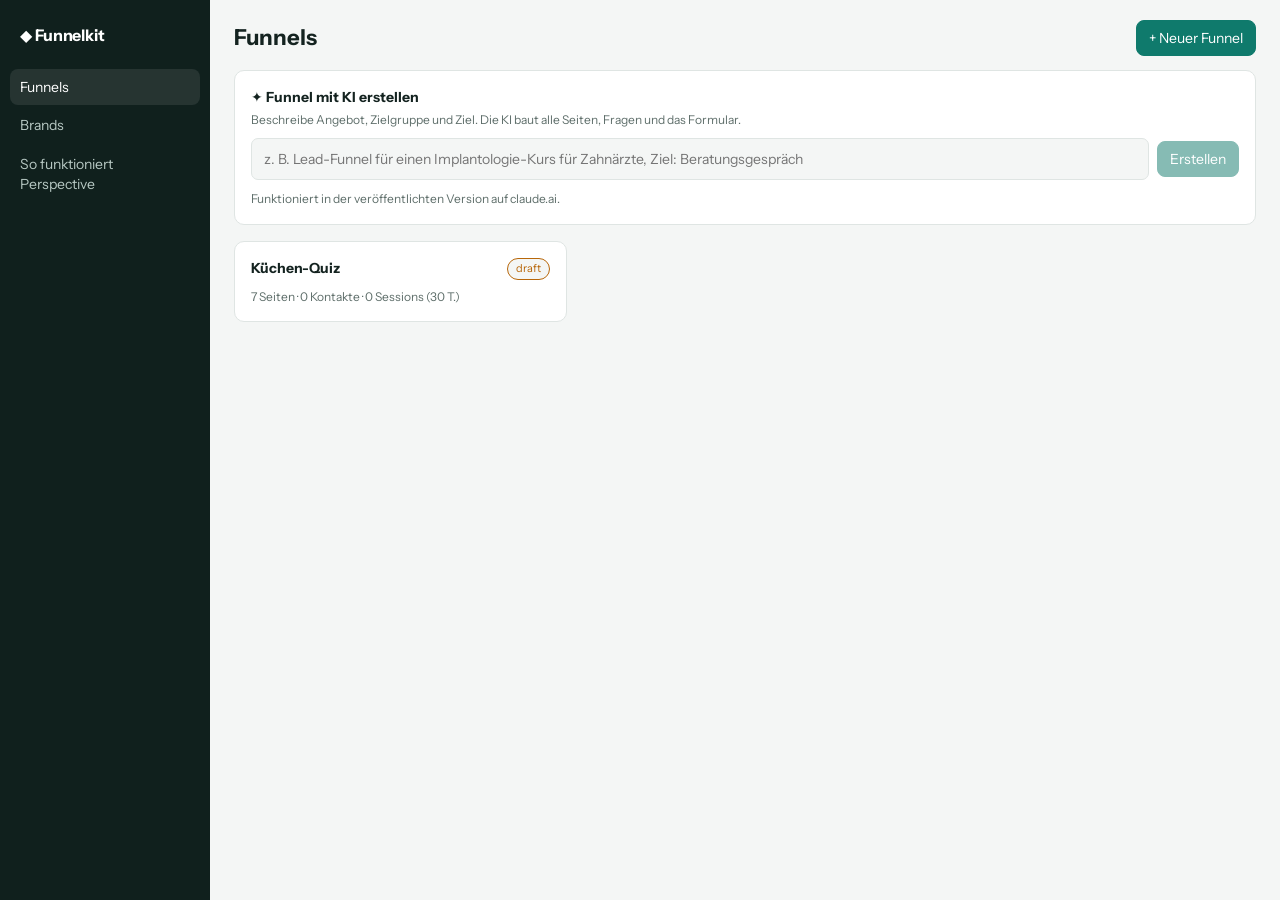
<file: app/index.html>
<!DOCTYPE html>
<html lang="de">
<head>
<meta charset="UTF-8">
<meta name="viewport" content="width=device-width, initial-scale=1">
<title>Funnelkit</title>
<link rel="preconnect" href="https://fonts.googleapis.com">
<link rel="stylesheet" href="https://fonts.googleapis.com/css2?family=Instrument+Sans:wght@400;500;600;700&family=JetBrains+Mono:wght@400;500&display=swap">
<link rel="stylesheet" href="styles.css">
</head>
<body>
<div id="app"></div>
<div id="toast" role="status" hidden></div>
<div id="modal" hidden></div>
<script src="runtime.js"></script>
<script src="editor.js"></script>
<script src="app.js"></script>
</body>
</html>
</file>
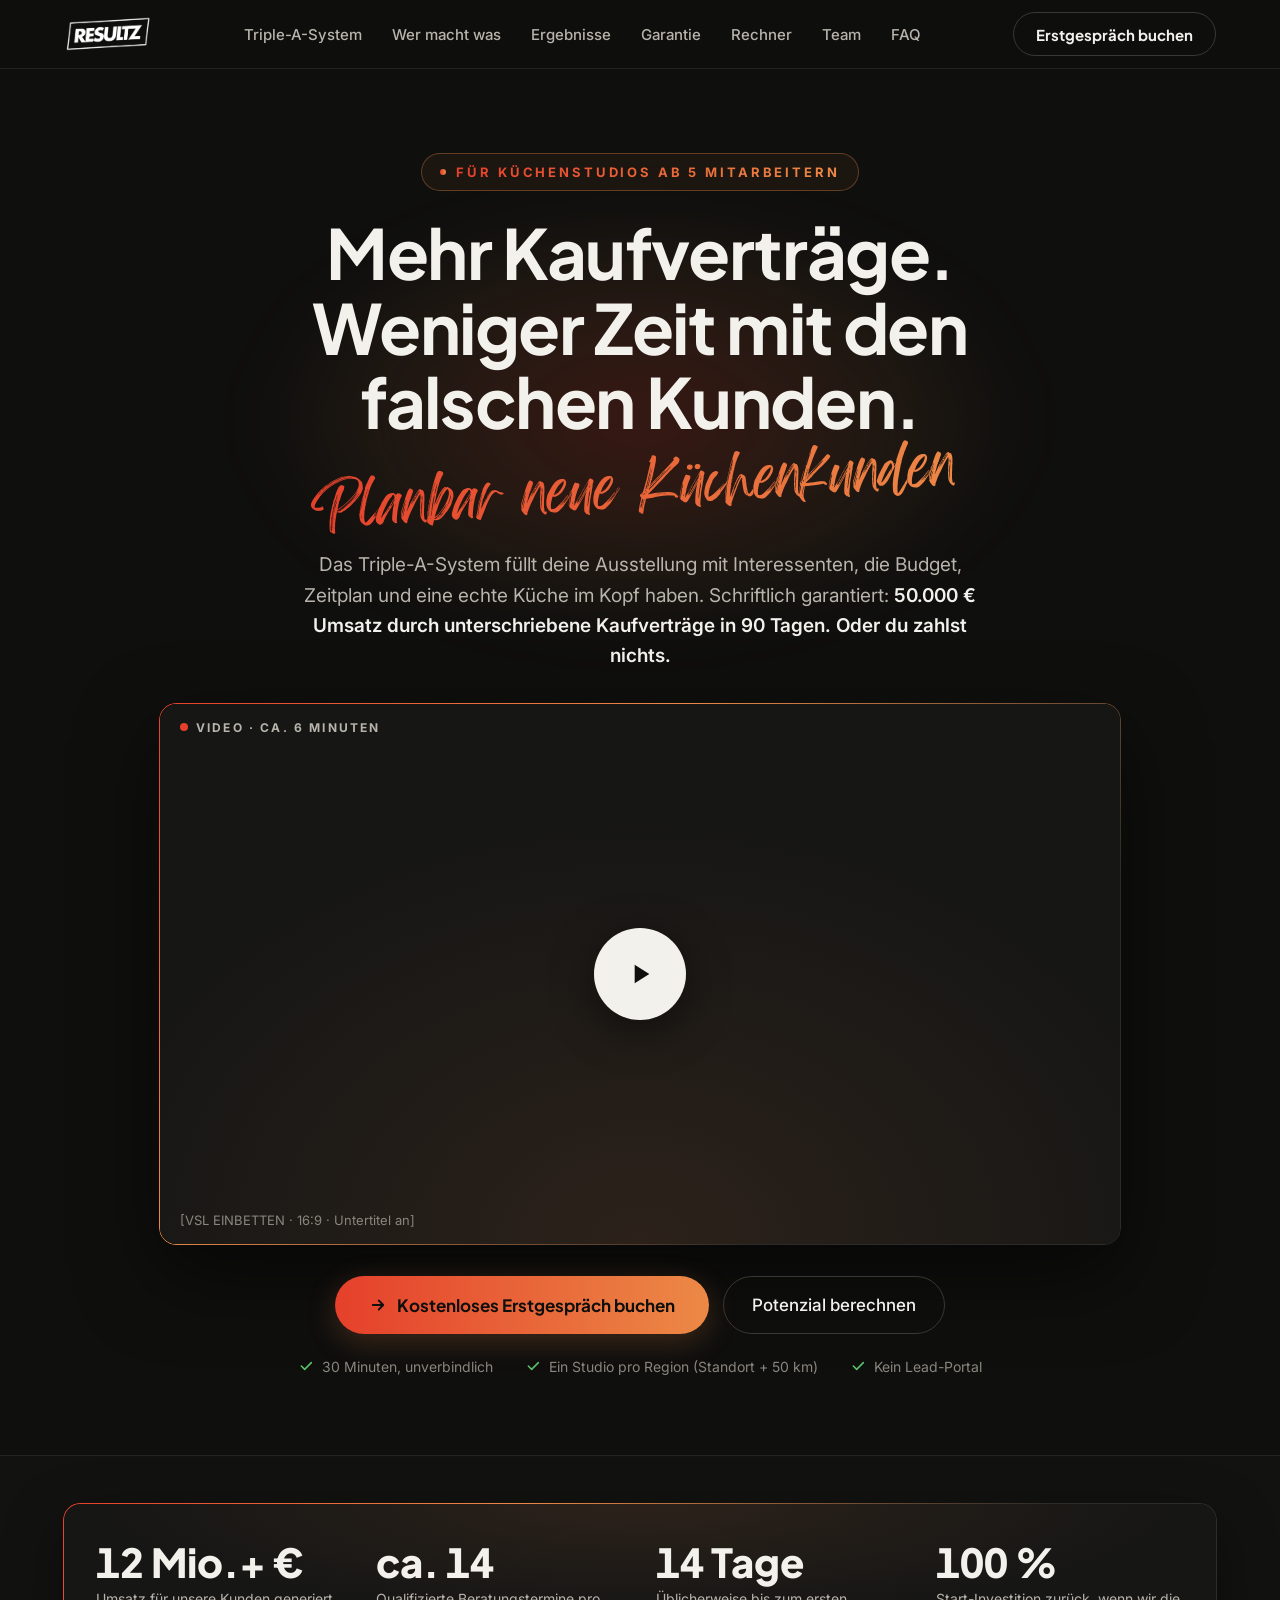
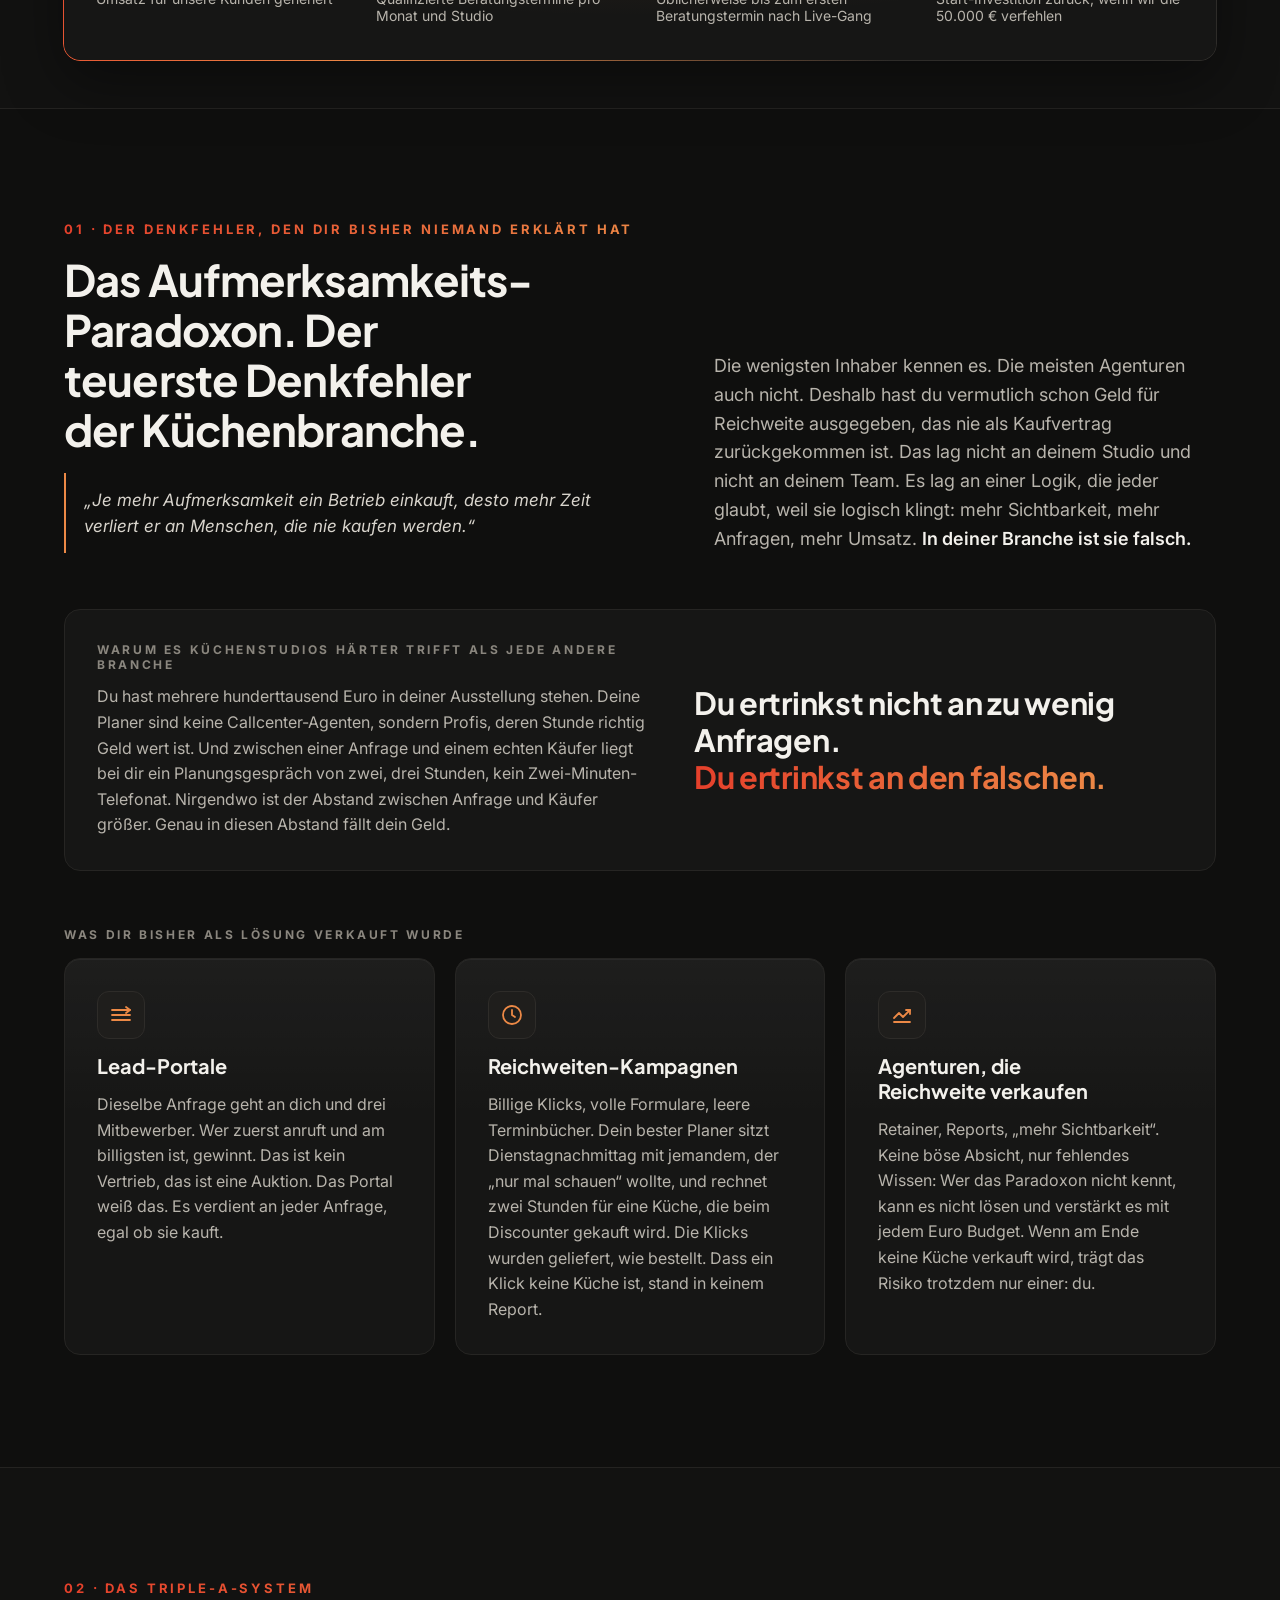
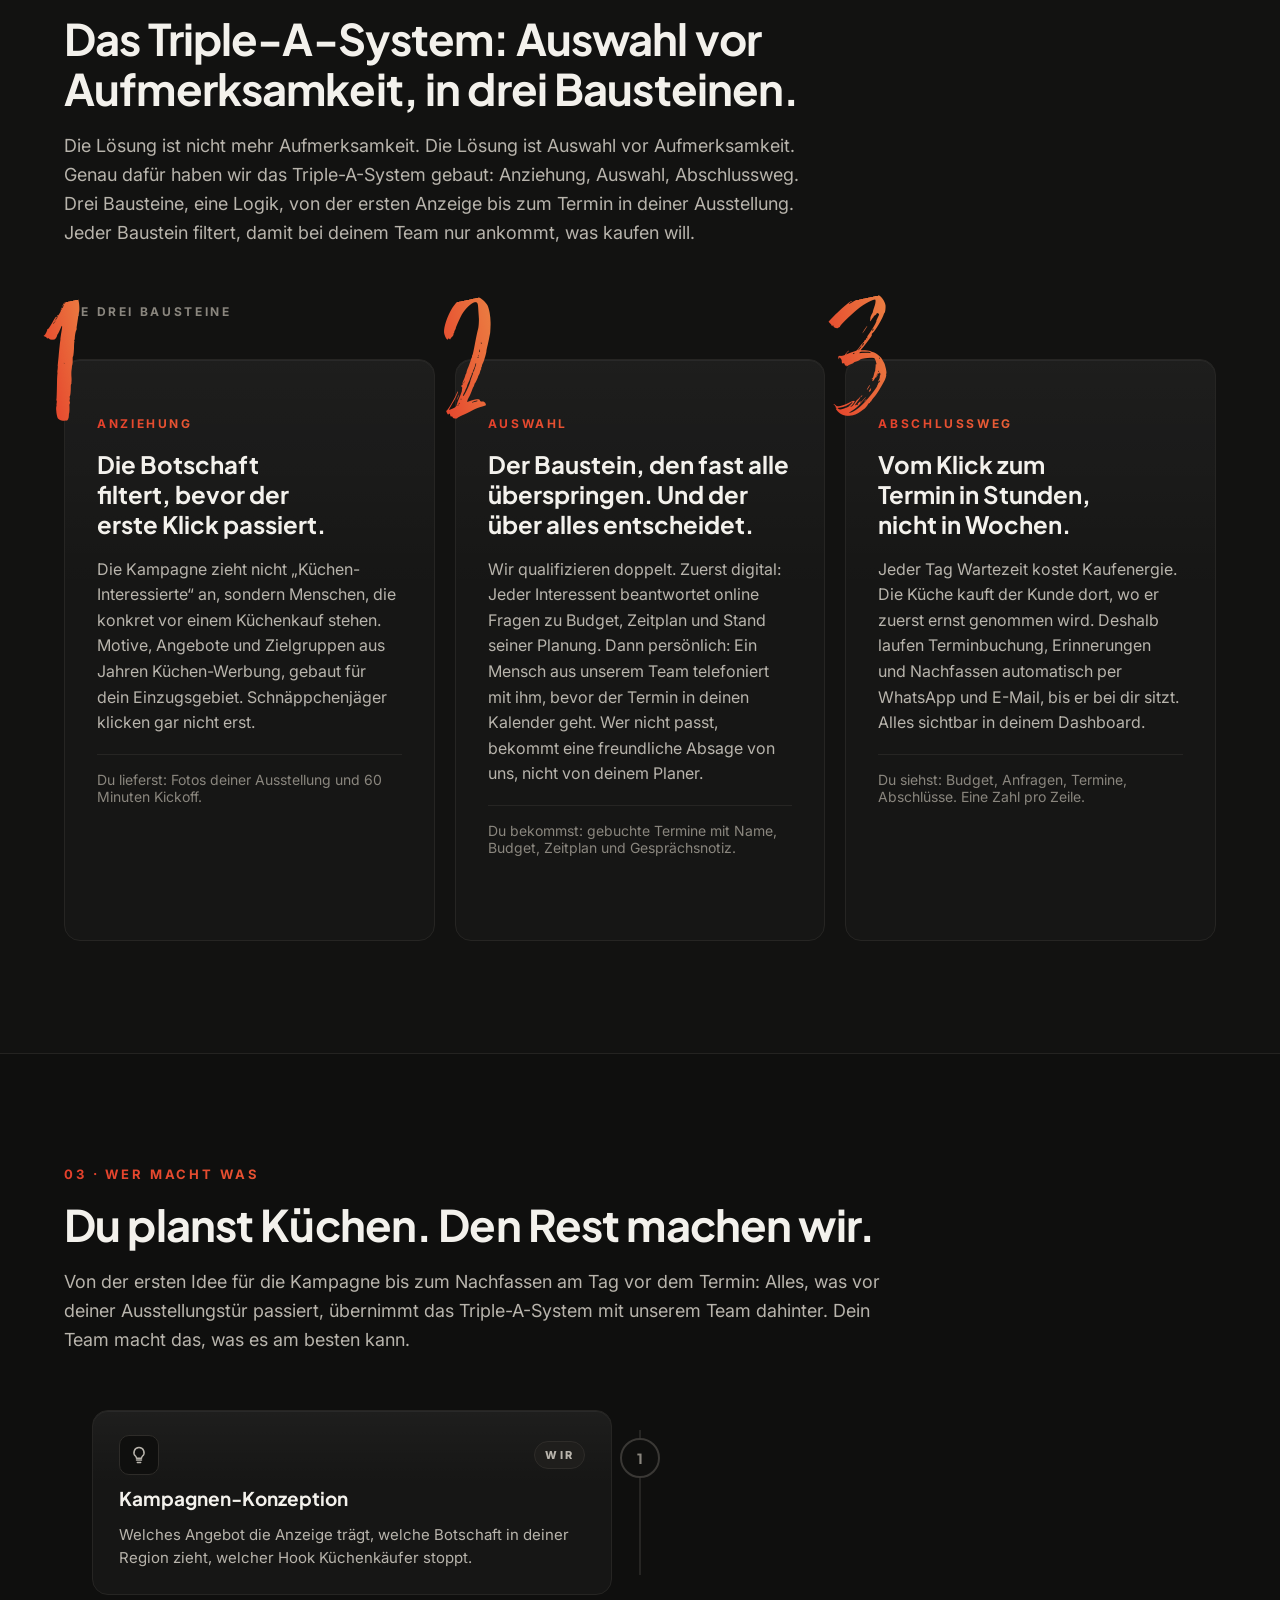
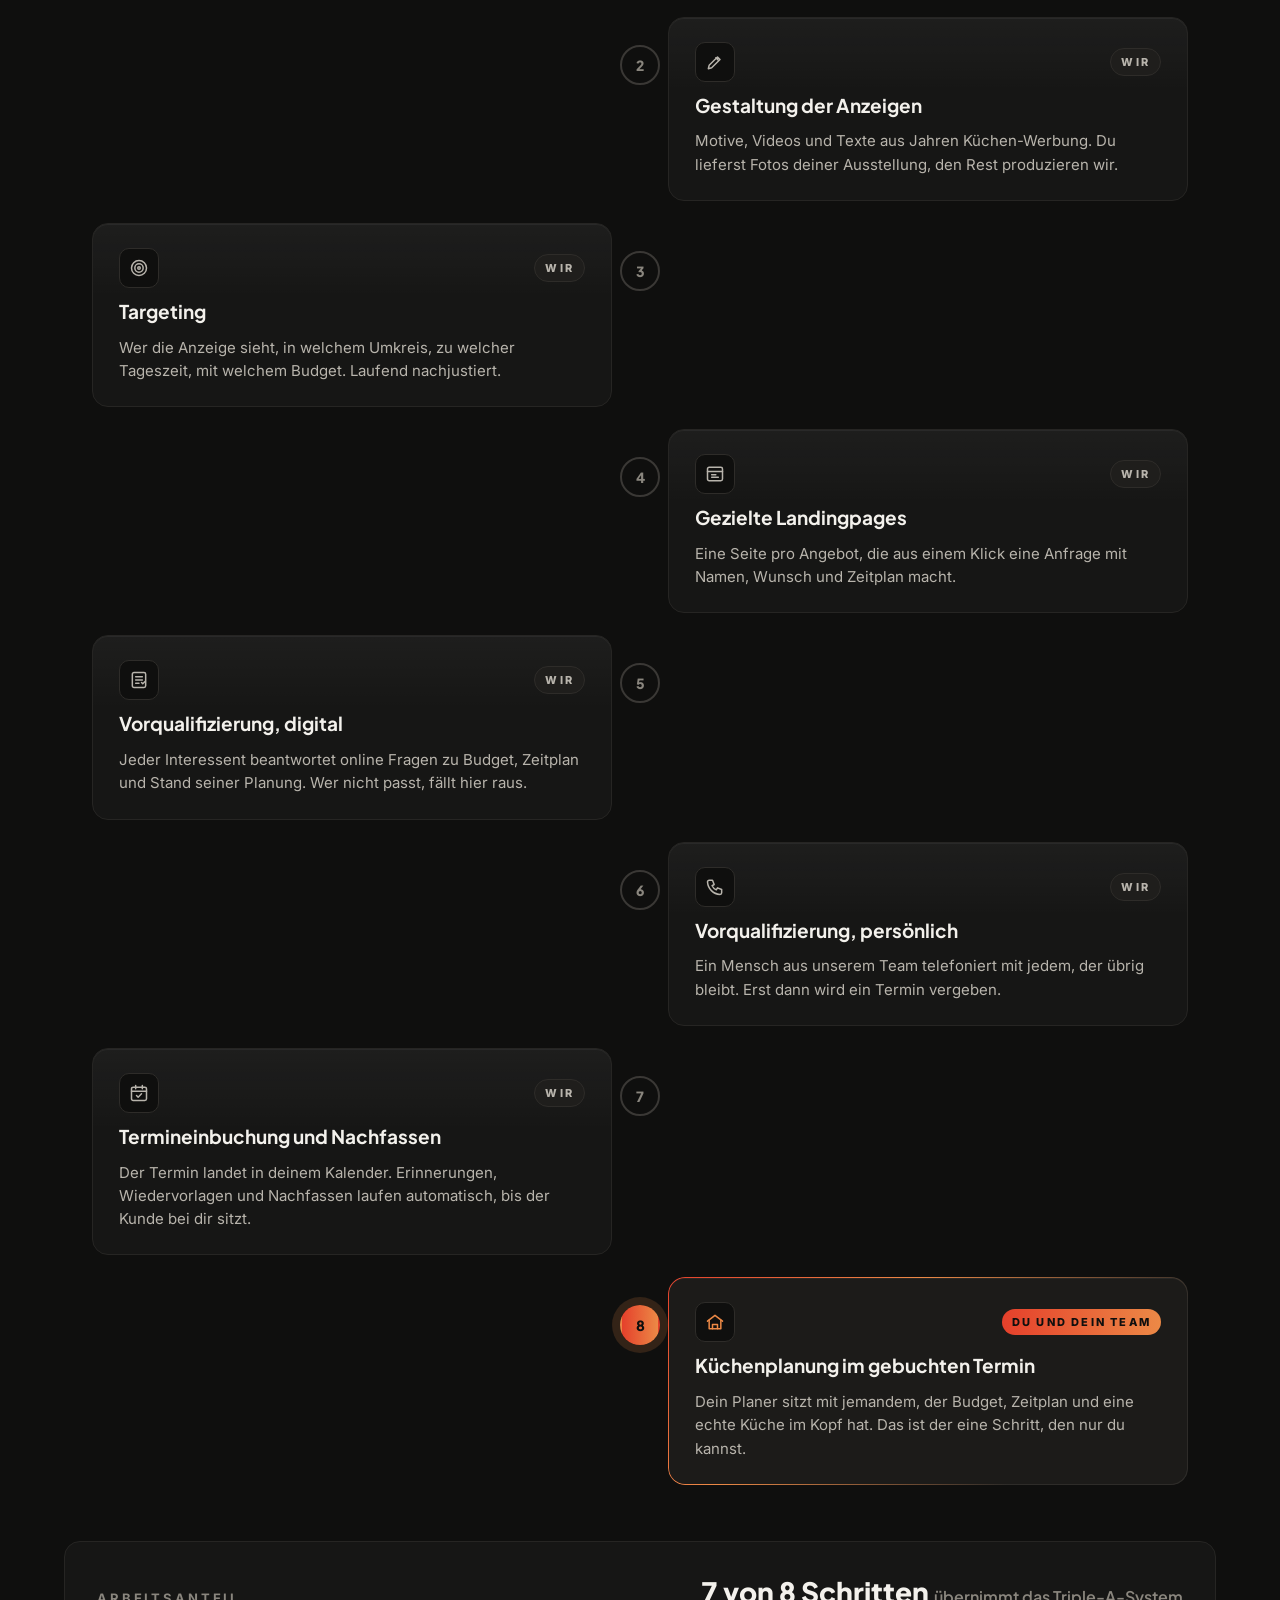
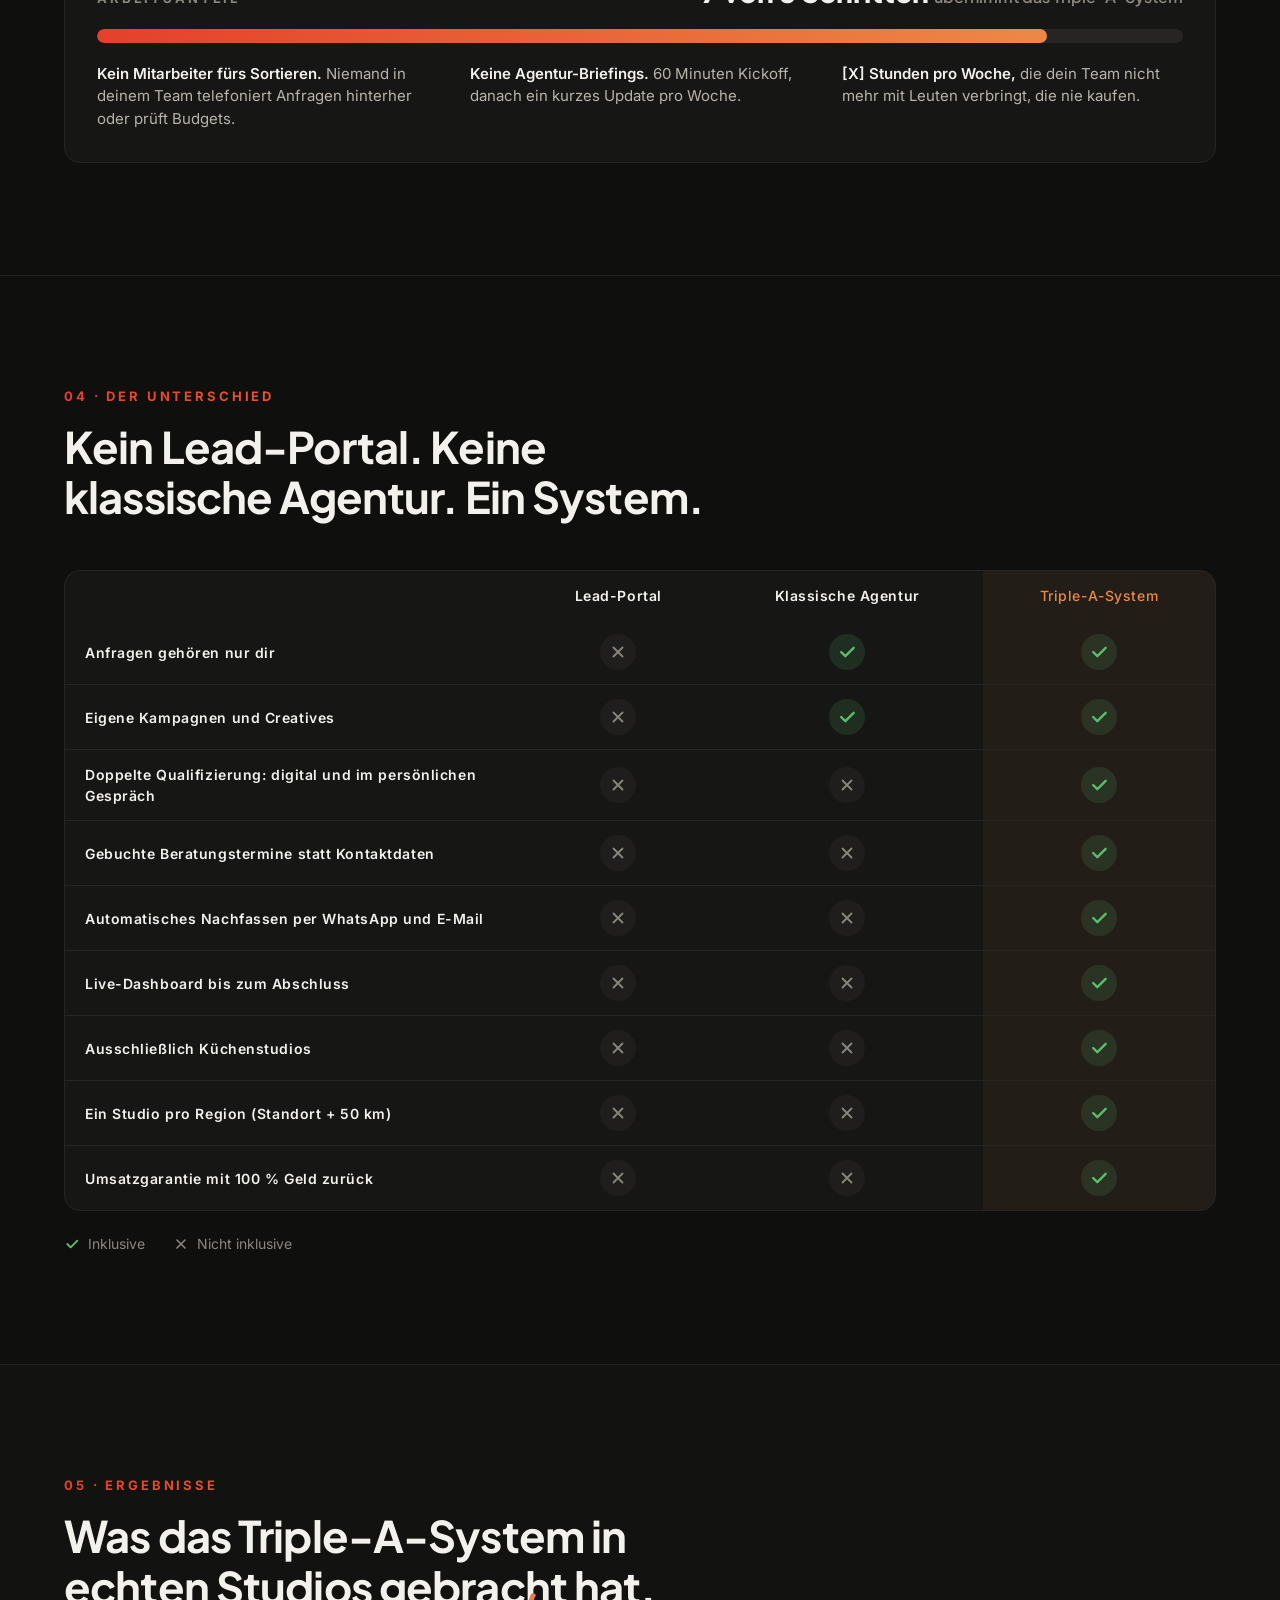
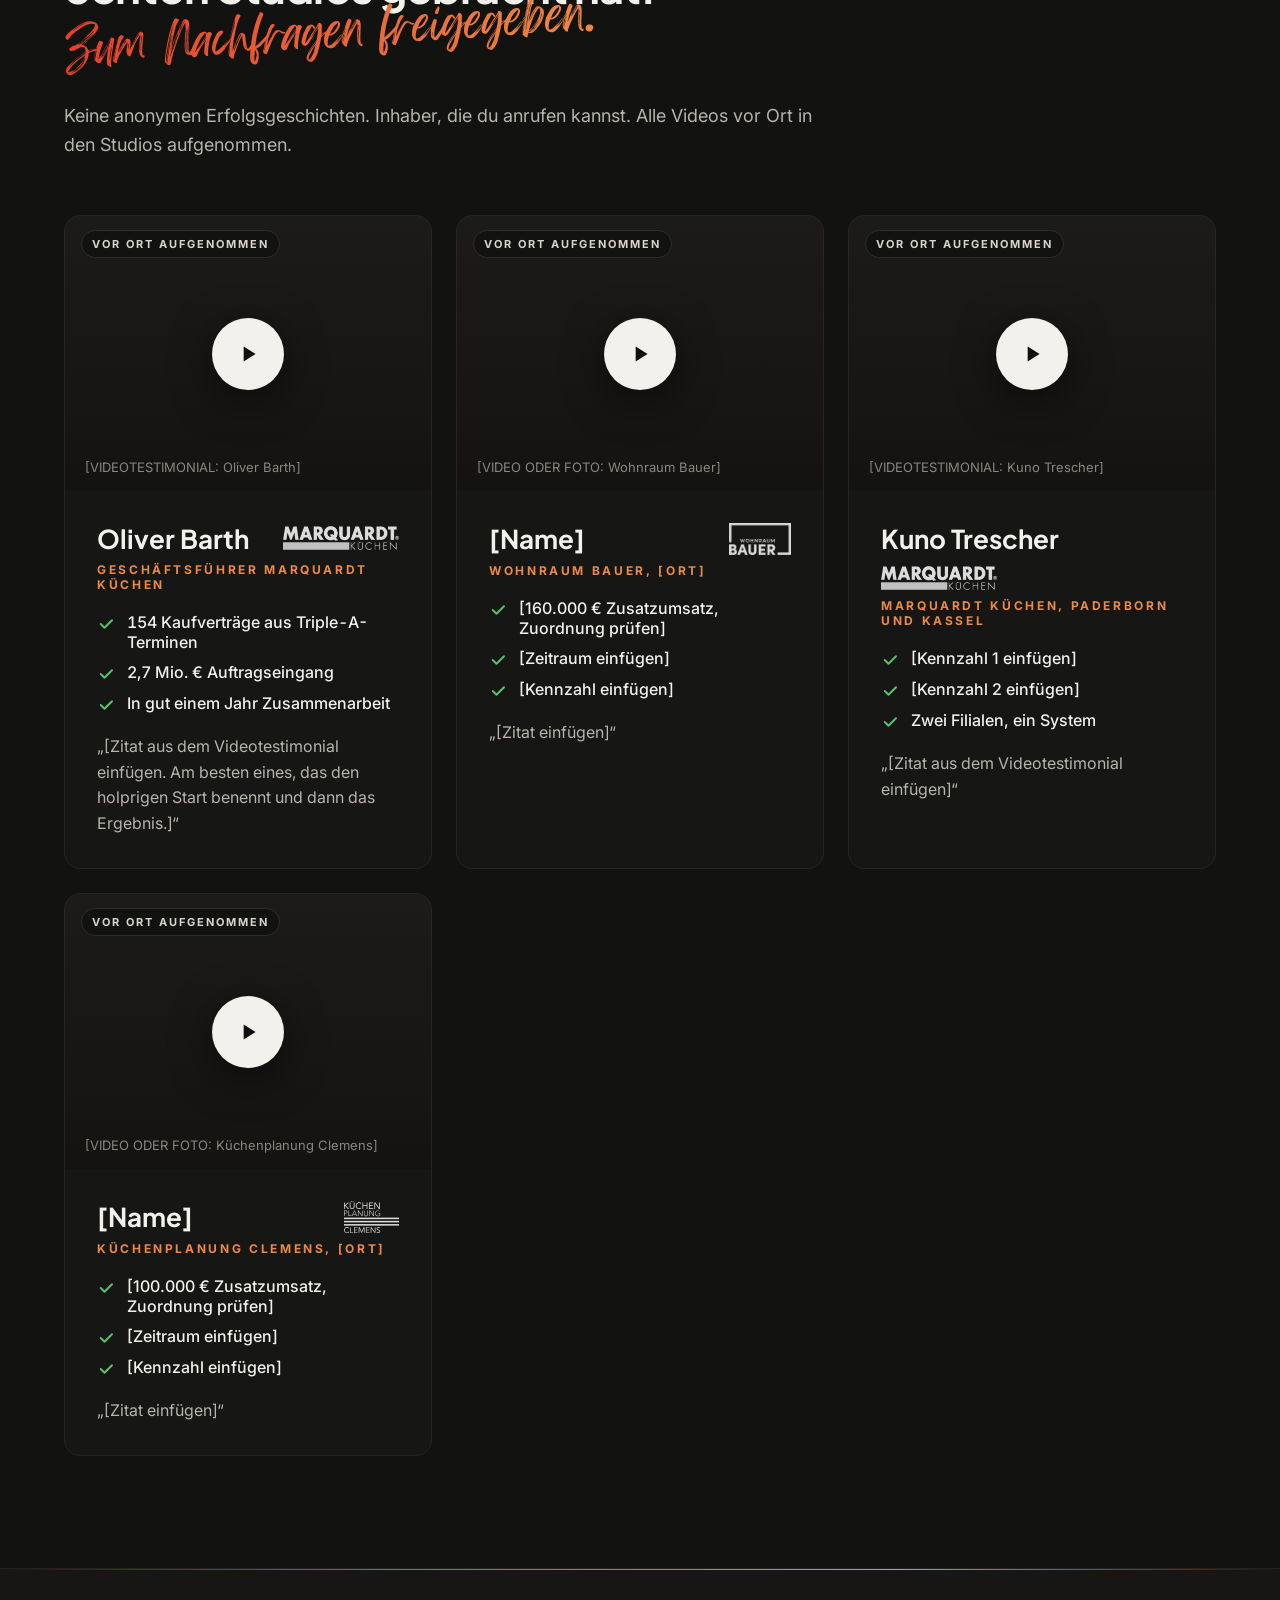
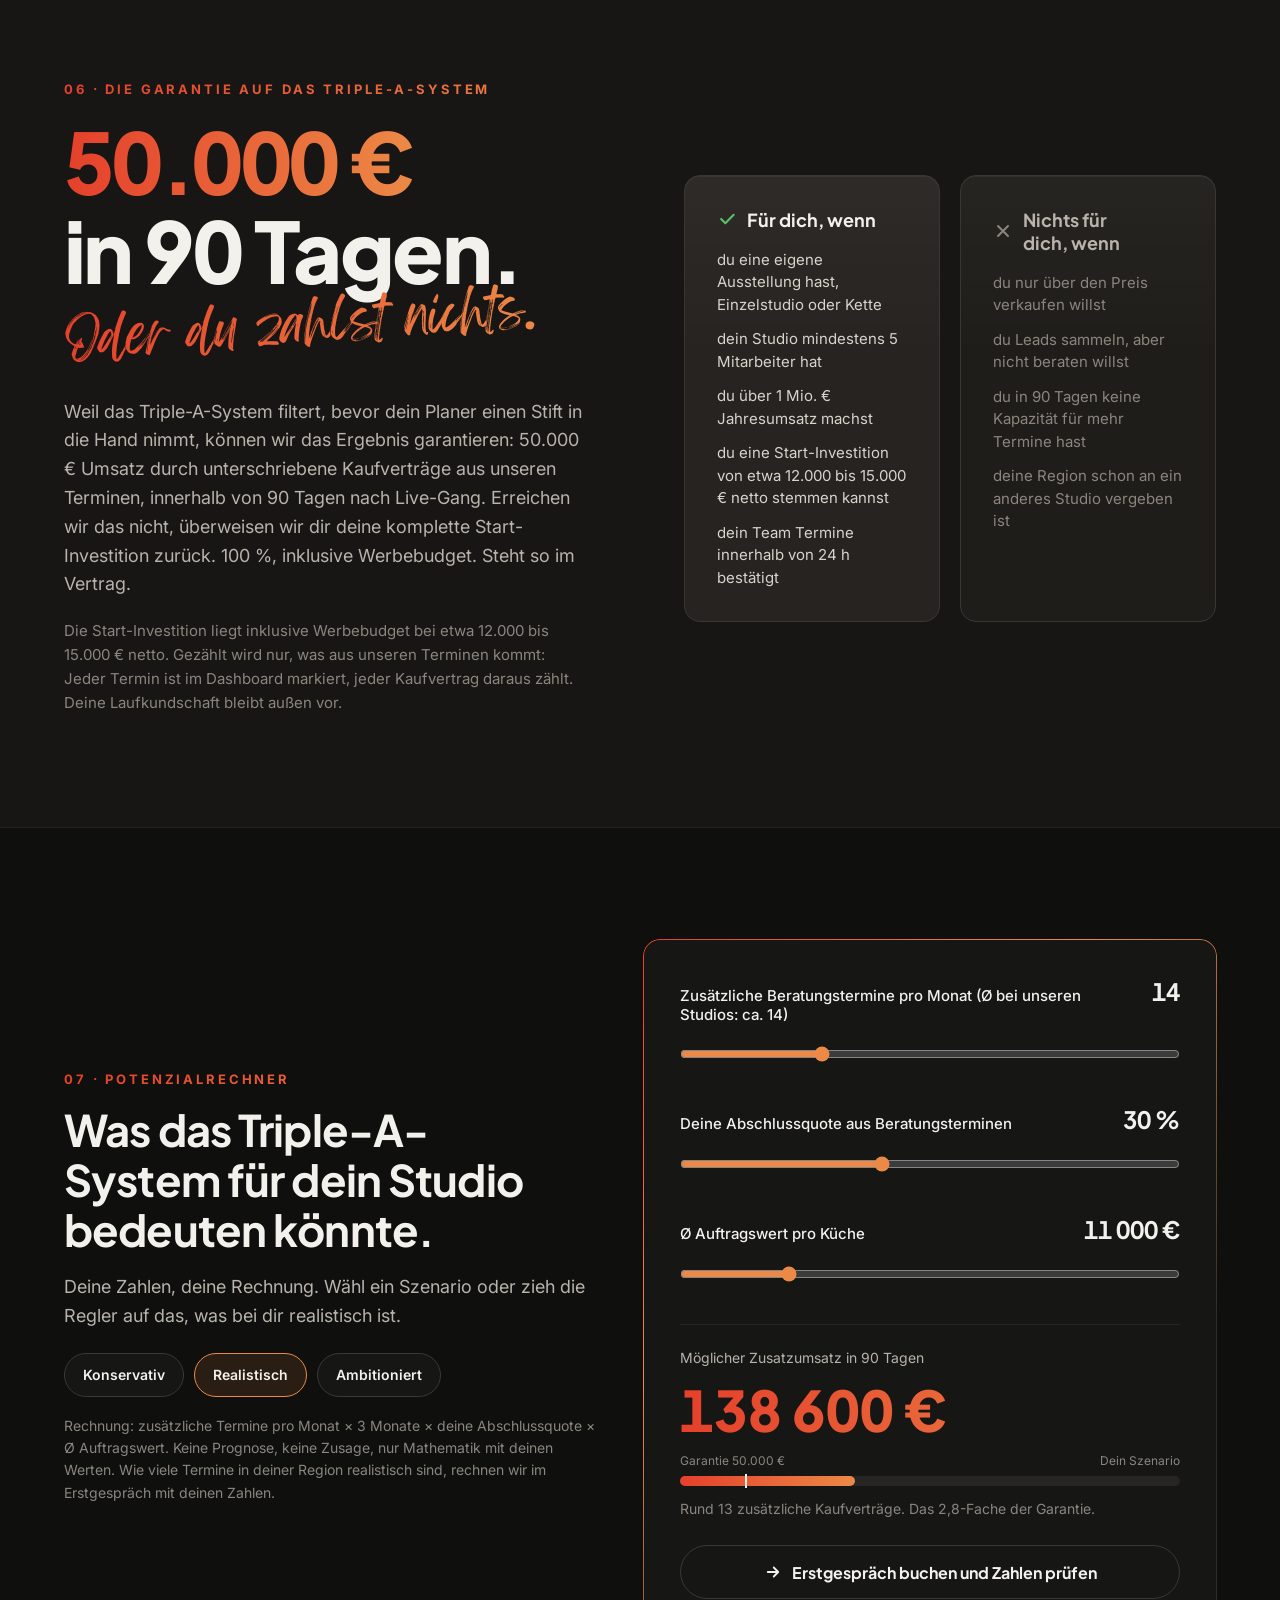
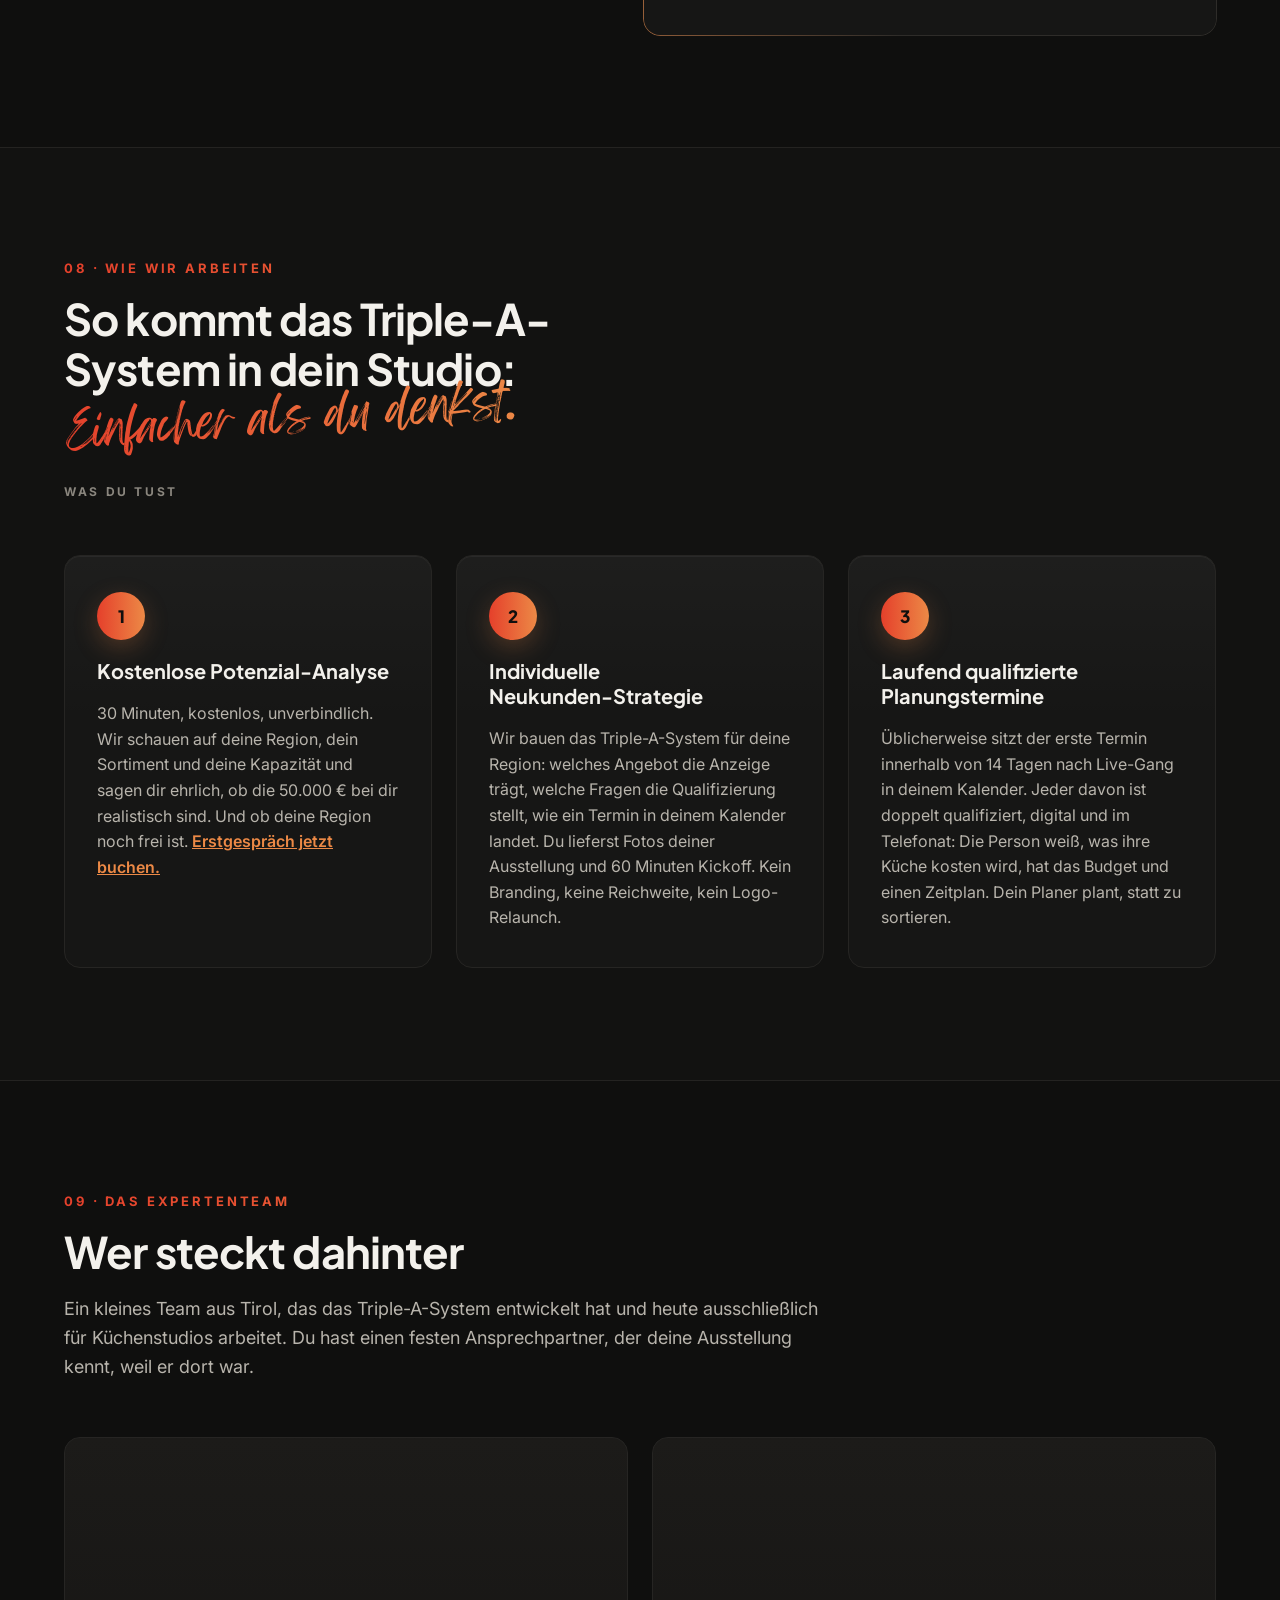
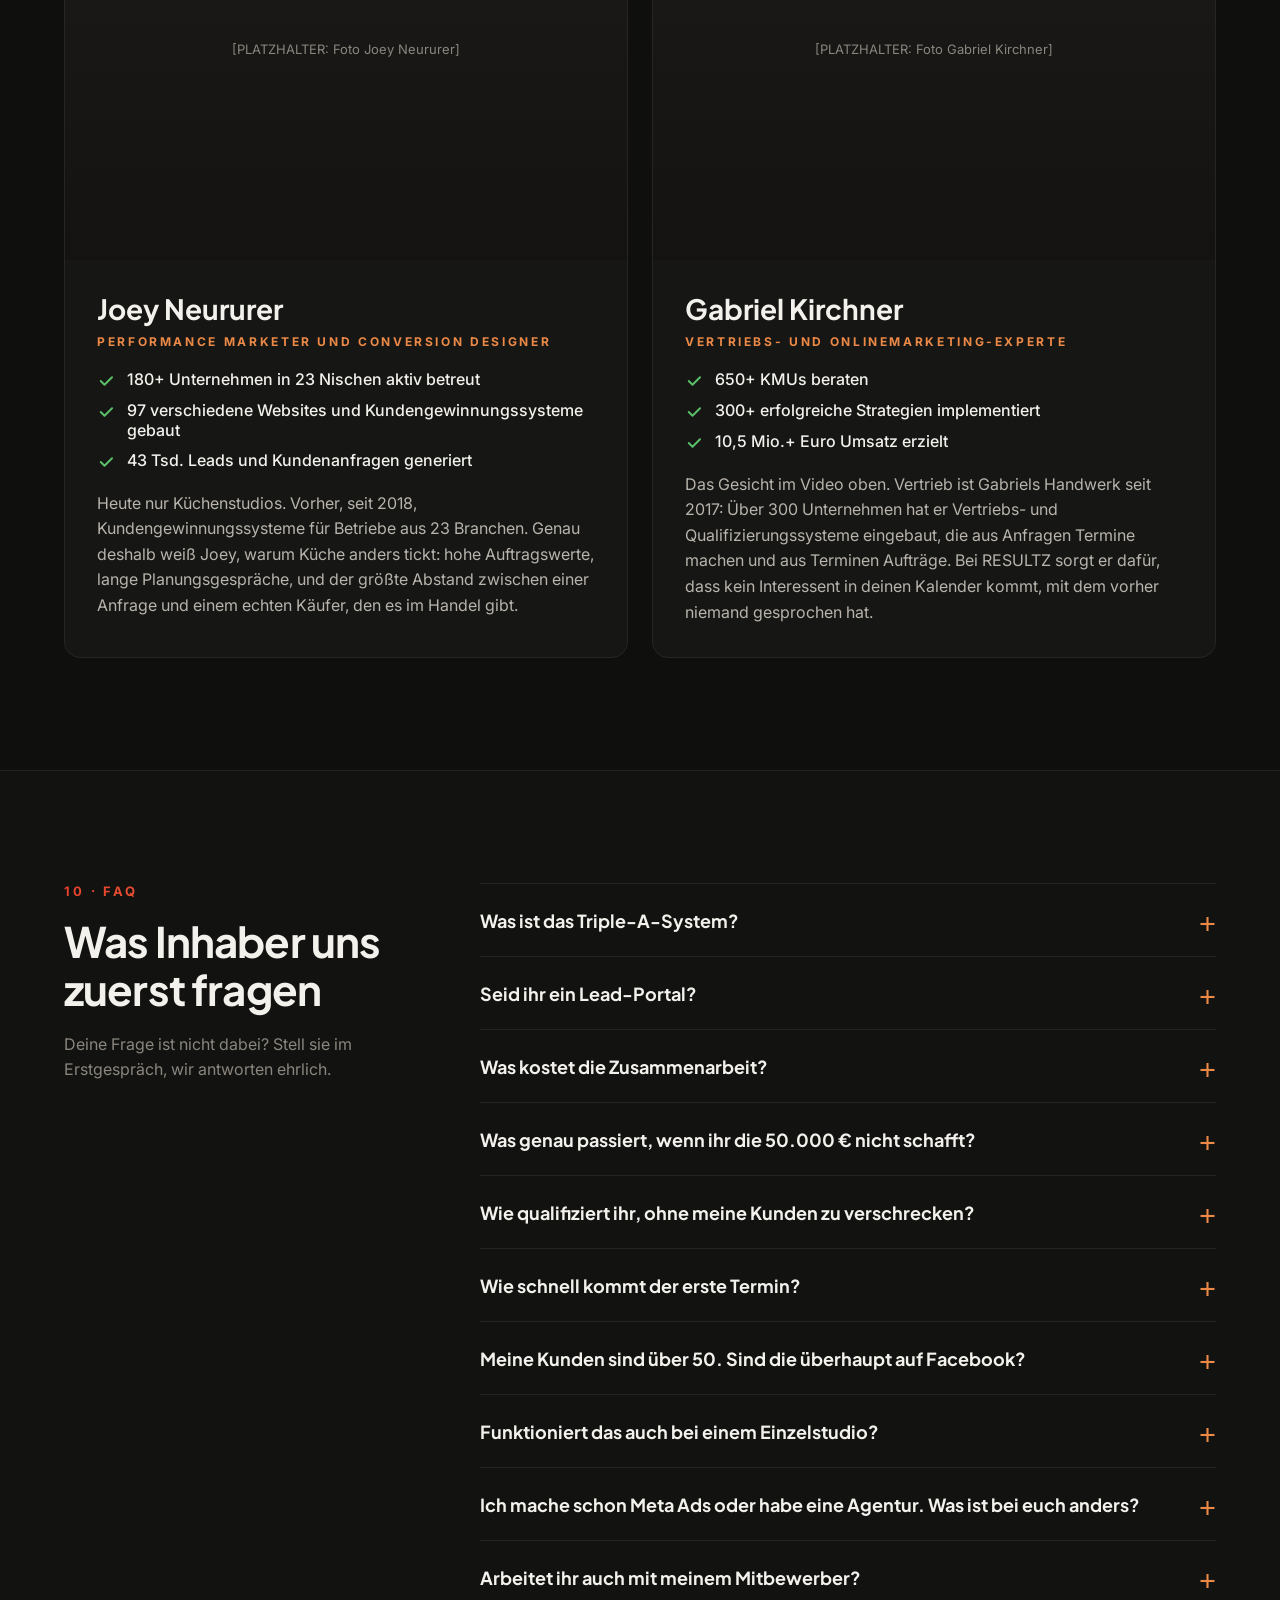
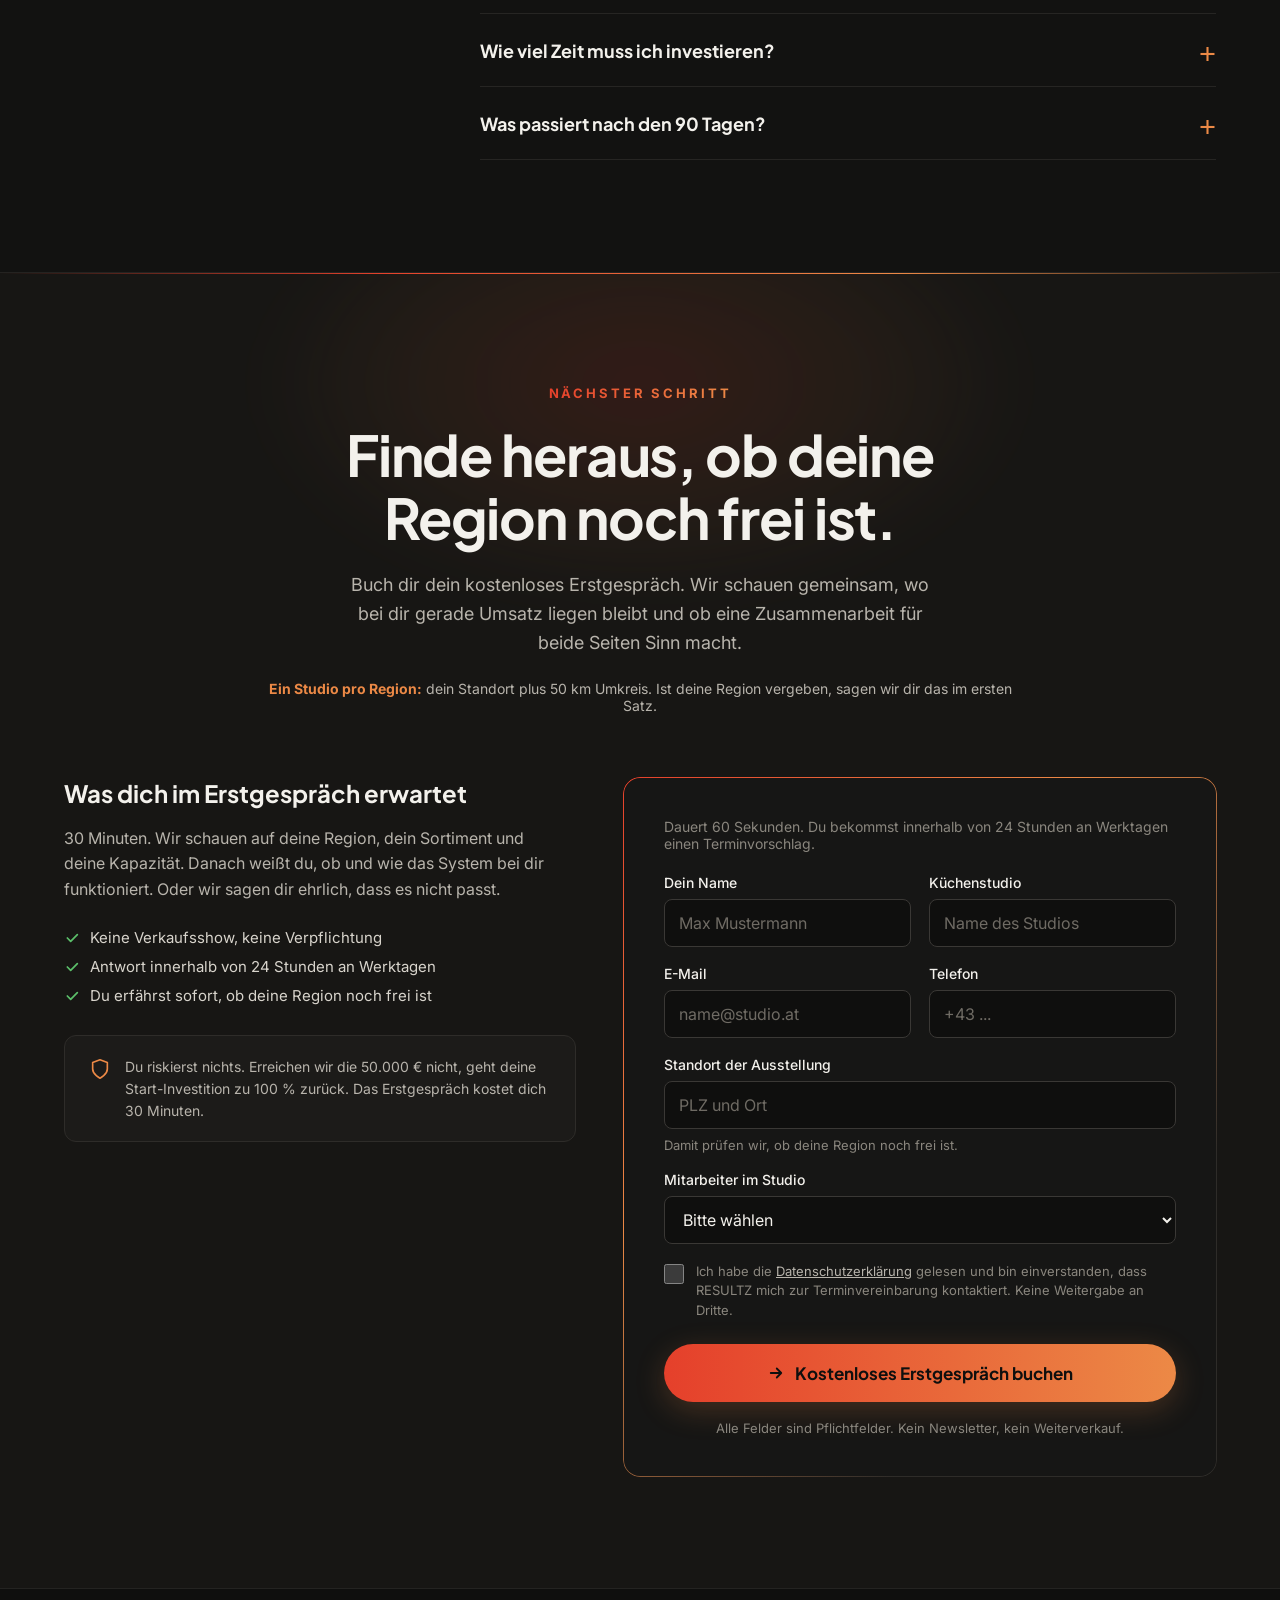
<file: landing/index.html>
<!DOCTYPE html>
<html lang="de">
<head>
<meta charset="UTF-8">
<meta name="viewport" content="width=device-width, initial-scale=1">
<title>RESULTZ – Wachstumspartner für Küchenstudios</title>
<meta name="description" content="Das Triple-A-System für Küchenstudios: qualifizierte Beratungstermine statt Leads. 50.000 € Umsatz in 90 Tagen oder du zahlst nichts.">
<link rel="preconnect" href="https://fonts.googleapis.com">
<link rel="stylesheet" href="https://fonts.googleapis.com/css2?family=Plus+Jakarta+Sans:wght@500;600;700;800&family=Inter:wght@400;500;600&display=swap">
<link rel="preload" href="assets/feeling-passionate.woff2" as="font" type="font/woff2" crossorigin>
<link rel="stylesheet" href="styles.css">
</head>
<body>
<svg class="sprite" aria-hidden="true">
  <symbol id="i-check" viewBox="0 0 24 24"><path d="M5 12l5 5L20 7"/></symbol>
  <symbol id="i-x" viewBox="0 0 24 24"><path d="M6 6l12 12M18 6L6 18"/></symbol>
  <symbol id="i-arrow" viewBox="0 0 24 24"><path d="M5 12h14M13 6l6 6-6 6"/></symbol>
  <symbol id="i-play" viewBox="0 0 24 24"><path d="M8 5v14l11-7z"/></symbol>
  <symbol id="i-menu" viewBox="0 0 24 24"><path d="M4 7h16M4 12h16M4 17h16"/></symbol>
  <symbol id="i-portal" viewBox="0 0 24 24"><path d="M3 7h18M3 12h18M3 17h18"/><path d="M17 4l4 3-4 3"/></symbol>
  <symbol id="i-clock" viewBox="0 0 24 24"><circle cx="12" cy="12" r="9"/><path d="M12 7v5l3 2"/></symbol>
  <symbol id="i-trend" viewBox="0 0 24 24"><path d="M4 19h16M4 15l5-5 4 4 7-7"/><path d="M16 7h4v4"/></symbol>
  <symbol id="i-bulb" viewBox="0 0 24 24"><path d="M9 18h6M10 21h4M12 3a6 6 0 0 0-4 10.5c.7.6 1 1.3 1 2.5h6c0-1.2.3-1.9 1-2.5A6 6 0 0 0 12 3z"/></symbol>
  <symbol id="i-pen" viewBox="0 0 24 24"><path d="M4 20l4-1 10-10-3-3L5 16l-1 4z"/><path d="M13 7l3 3"/></symbol>
  <symbol id="i-target" viewBox="0 0 24 24"><circle cx="12" cy="12" r="9"/><circle cx="12" cy="12" r="5"/><circle cx="12" cy="12" r="1.5"/></symbol>
  <symbol id="i-page" viewBox="0 0 24 24"><rect x="3" y="4" width="18" height="16" rx="2"/><path d="M3 9h18M8 13h5M8 16h8"/></symbol>
  <symbol id="i-form" viewBox="0 0 24 24"><rect x="4" y="3" width="16" height="18" rx="2"/><path d="M8 8h8M8 12h8M8 16h4"/><path d="M15 15l1.5 1.5L19 14"/></symbol>
  <symbol id="i-phone" viewBox="0 0 24 24"><path d="M5 4h4l2 5-2.5 1.5a11 11 0 0 0 5 5L15 13l5 2v4a2 2 0 0 1-2 2A16 16 0 0 1 3 6a2 2 0 0 1 2-2z"/></symbol>
  <symbol id="i-cal" viewBox="0 0 24 24"><rect x="3" y="5" width="18" height="16" rx="2"/><path d="M3 10h18M8 3v4M16 3v4"/><path d="M9 15l2 2 4-4"/></symbol>
  <symbol id="i-home" viewBox="0 0 24 24"><path d="M3 11l9-7 9 7"/><path d="M5 10v10h14V10"/><path d="M9 20v-5h6v5"/></symbol>
  <symbol id="i-shield" viewBox="0 0 24 24"><path d="M12 22s8-4 8-10V5l-8-3-8 3v7c0 6 8 10 8 10z"/></symbol>
</svg>

<a href="#main" class="skip">Zum Inhalt springen</a>

<header class="top">
  <div class="wrap">
    <a href="#top" class="brand" aria-label="RESULTZ Startseite"><img src="assets/resultz-logo.png" alt="RESULTZ" width="88" height="44"></a>
    <nav class="desknav" aria-label="Hauptnavigation">
      <a href="#system" class="navlink">Triple-A-System</a>
      <a href="#arbeit" class="navlink">Wer macht was</a>
      <a href="#ergebnisse" class="navlink">Ergebnisse</a>
      <a href="#garantie" class="navlink">Garantie</a>
      <a href="#rechner" class="navlink">Rechner</a>
      <a href="#team" class="navlink">Team</a>
      <a href="#faq" class="navlink">FAQ</a>
    </nav>
    <div class="top-actions">
      <a href="#kontakt" class="btn btn-ghost btn-sm navcta" data-ps-btn="nav-cta">Erstgespräch buchen</a>
      <details class="menu">
        <summary aria-label="Menü öffnen"><svg class="i"><use href="#i-menu"/></svg></summary>
        <nav aria-label="Mobile Navigation">
          <a href="#system">Triple-A-System</a>
          <a href="#arbeit">Wer macht was</a>
          <a href="#ergebnisse">Ergebnisse</a>
          <a href="#garantie">Garantie</a>
          <a href="#rechner">Rechner</a>
          <a href="#team">Team</a>
          <a href="#faq">FAQ</a>
          <a href="#kontakt" class="hi" data-ps-btn="menu-cta">Erstgespräch buchen</a>
        </nav>
      </details>
    </div>
  </div>
</header>

<main id="main">

<!-- HERO -->
<section id="top" class="sec hero">
  <div class="glow" aria-hidden="true"></div>
  <div class="hero-in">
    <span class="pill rise"><span class="dot" aria-hidden="true"></span><span class="eyebrow gtext">Für Küchenstudios ab 5 Mitarbeitern</span></span>
    <h1 class="h1 rise rise-2">Mehr Kaufverträge. Weniger Zeit mit den falschen Kunden.</h1>
    <div class="rise rise-2" style="margin-top: -10px"><span class="script gtext">Planbar neue Küchenkunden</span></div>
    <p class="lead rise rise-3">Das Triple-A-System füllt deine Ausstellung mit Interessenten, die Budget, Zeitplan und eine echte Küche im Kopf haben. Schriftlich garantiert: <strong>50.000 € Umsatz durch unterschriebene Kaufverträge in 90 Tagen. Oder du zahlst nichts.</strong></p>

    <div class="vsl frame rise rise-4">
      <div class="vsl-in">
        <button type="button" class="play" aria-label="Video abspielen" data-ps-btn="vsl-play"><svg class="i i-fill"><use href="#i-play"/></svg></button>
        <span class="vsl-tag">Video · ca. 6 Minuten</span>
        <span class="media-note">[VSL EINBETTEN · 16:9 · Untertitel an]</span>
      </div>
    </div>

    <div class="cta-row rise rise-5">
      <a href="#kontakt" class="btn btn-grad" data-ps-btn="hero-cta"><svg class="i"><use href="#i-arrow"/></svg>Kostenloses Erstgespräch buchen</a>
      <a href="#rechner" class="btn btn-ghost" data-ps-btn="hero-calc">Potenzial berechnen</a>
    </div>

    <div class="inline-checks">
      <span><svg class="i i-ok"><use href="#i-check"/></svg>30 Minuten, unverbindlich</span>
      <span><svg class="i i-ok"><use href="#i-check"/></svg>Ein Studio pro Region (Standort + 50 km)</span>
      <span><svg class="i i-ok"><use href="#i-check"/></svg>Kein Lead-Portal</span>
    </div>
  </div>
</section>

<!-- STATS -->
<section class="sec alt stats-sec" aria-label="Ergebnisse in Zahlen">
  <div class="wrap">
    <div class="stats frame">
      <div class="stat reveal"><b class="num">12 Mio.+ €</b>Umsatz für unsere Kunden generiert</div>
      <div class="stat reveal"><b class="num">ca. 14</b>Qualifizierte Beratungstermine pro Monat und Studio</div>
      <div class="stat reveal"><b class="num">14 Tage</b>Üblicherweise bis zum ersten Beratungstermin nach Live-Gang</div>
      <div class="stat reveal"><b class="num">100 %</b>Start-Investition zurück, wenn wir die 50.000 € verfehlen</div>
    </div>
  </div>
</section>

<!-- 01 PROBLEM -->
<section class="sec">
  <div class="wrap stack">
    <div class="problem-head reveal">
      <div>
        <span class="eyebrow gtext">01 · Der Denkfehler, den dir bisher niemand erklärt hat</span>
        <h2 class="h2">Das Aufmerksamkeits-Paradoxon. Der teuerste Denkfehler der Küchenbranche.</h2>
        <p class="quote">„Je mehr Aufmerksamkeit ein Betrieb einkauft, desto mehr Zeit verliert er an Menschen, die nie kaufen werden.“</p>
      </div>
      <p class="lead">Die wenigsten Inhaber kennen es. Die meisten Agenturen auch nicht. Deshalb hast du vermutlich schon Geld für Reichweite ausgegeben, das nie als Kaufvertrag zurückgekommen ist. Das lag nicht an deinem Studio und nicht an deinem Team. Es lag an einer Logik, die jeder glaubt, weil sie logisch klingt: mehr Sichtbarkeit, mehr Anfragen, mehr Umsatz. <strong>In deiner Branche ist sie falsch.</strong></p>
    </div>
    <div class="panel why reveal">
      <div>
        <span class="label">Warum es Küchenstudios härter trifft als jede andere Branche</span>
        <p class="body">Du hast mehrere hunderttausend Euro in deiner Ausstellung stehen. Deine Planer sind keine Callcenter-Agenten, sondern Profis, deren Stunde richtig Geld wert ist. Und zwischen einer Anfrage und einem echten Käufer liegt bei dir ein Planungsgespräch von zwei, drei Stunden, kein Zwei-Minuten-Telefonat. Nirgendwo ist der Abstand zwischen Anfrage und Käufer größer. Genau in diesen Abstand fällt dein Geld.</p>
      </div>
      <p>Du ertrinkst nicht an zu wenig Anfragen. <span class="gtext">Du ertrinkst an den falschen.</span></p>
    </div>
    <span class="label pull-up reveal">Was dir bisher als Lösung verkauft wurde</span>
    <div class="grid">
      <div class="card lift pad reveal">
        <span class="icon-box"><svg class="i i-line"><use href="#i-portal"/></svg></span>
        <h3>Lead-Portale</h3>
        <p class="body">Dieselbe Anfrage geht an dich und drei Mitbewerber. Wer zuerst anruft und am billigsten ist, gewinnt. Das ist kein Vertrieb, das ist eine Auktion. Das Portal weiß das. Es verdient an jeder Anfrage, egal ob sie kauft.</p>
      </div>
      <div class="card lift pad reveal">
        <span class="icon-box"><svg class="i i-line"><use href="#i-clock"/></svg></span>
        <h3>Reichweiten-Kampagnen</h3>
        <p class="body">Billige Klicks, volle Formulare, leere Terminbücher. Dein bester Planer sitzt Dienstagnachmittag mit jemandem, der „nur mal schauen“ wollte, und rechnet zwei Stunden für eine Küche, die beim Discounter gekauft wird. Die Klicks wurden geliefert, wie bestellt. Dass ein Klick keine Küche ist, stand in keinem Report.</p>
      </div>
      <div class="card lift pad reveal">
        <span class="icon-box"><svg class="i i-line"><use href="#i-trend"/></svg></span>
        <h3>Agenturen, die Reichweite verkaufen</h3>
        <p class="body">Retainer, Reports, „mehr Sichtbarkeit“. Keine böse Absicht, nur fehlendes Wissen: Wer das Paradoxon nicht kennt, kann es nicht lösen und verstärkt es mit jedem Euro Budget. Wenn am Ende keine Küche verkauft wird, trägt das Risiko trotzdem nur einer: du.</p>
      </div>
    </div>
  </div>
</section>

<!-- 02 TRIPLE-A-SYSTEM -->
<section id="system" class="sec alt">
  <div class="wrap stack pillars">
    <div class="intro reveal">
      <span class="eyebrow gtext">02 · Das Triple-A-System</span>
      <h2 class="h2">Das Triple-A-System: Auswahl vor Aufmerksamkeit, in drei Bausteinen.</h2>
      <p class="lead">Die Lösung ist nicht mehr Aufmerksamkeit. Die Lösung ist Auswahl vor Aufmerksamkeit. Genau dafür haben wir das Triple-A-System gebaut: Anziehung, Auswahl, Abschlussweg. Drei Bausteine, eine Logik, von der ersten Anzeige bis zum Termin in deiner Ausstellung. Jeder Baustein filtert, damit bei deinem Team nur ankommt, was kaufen will.</p>
    </div>
    <span class="label pull-up reveal">Die drei Bausteine</span>
    <div class="grid g300">
      <div class="card lift pillar reveal">
        <span class="big gtext" aria-hidden="true">1</span>
        <span class="kicker gtext">ANZIEHUNG</span>
        <h3 class="h3">Die Botschaft filtert, bevor der erste Klick passiert.</h3>
        <p class="body">Die Kampagne zieht nicht „Küchen-Interessierte“ an, sondern Menschen, die konkret vor einem Küchenkauf stehen. Motive, Angebote und Zielgruppen aus Jahren Küchen-Werbung, gebaut für dein Einzugsgebiet. Schnäppchenjäger klicken gar nicht erst.</p>
        <div class="foot">Du lieferst: Fotos deiner Ausstellung und 60 Minuten Kickoff.</div>
      </div>
      <div class="card lift pillar reveal">
        <span class="big gtext" aria-hidden="true">2</span>
        <span class="kicker gtext">AUSWAHL</span>
        <h3 class="h3">Der Baustein, den fast alle überspringen. Und der über alles entscheidet.</h3>
        <p class="body">Wir qualifizieren doppelt. Zuerst digital: Jeder Interessent beantwortet online Fragen zu Budget, Zeitplan und Stand seiner Planung. Dann persönlich: Ein Mensch aus unserem Team telefoniert mit ihm, bevor der Termin in deinen Kalender geht. Wer nicht passt, bekommt eine freundliche Absage von uns, nicht von deinem Planer.</p>
        <div class="foot">Du bekommst: gebuchte Termine mit Name, Budget, Zeitplan und Gesprächsnotiz.</div>
      </div>
      <div class="card lift pillar reveal">
        <span class="big gtext" aria-hidden="true">3</span>
        <span class="kicker gtext">ABSCHLUSSWEG</span>
        <h3 class="h3">Vom Klick zum Termin in Stunden, nicht in Wochen.</h3>
        <p class="body">Jeder Tag Wartezeit kostet Kaufenergie. Die Küche kauft der Kunde dort, wo er zuerst ernst genommen wird. Deshalb laufen Terminbuchung, Erinnerungen und Nachfassen automatisch per WhatsApp und E-Mail, bis er bei dir sitzt. Alles sichtbar in deinem Dashboard.</p>
        <div class="foot">Du siehst: Budget, Anfragen, Termine, Abschlüsse. Eine Zahl pro Zeile.</div>
      </div>
    </div>
  </div>
</section>

<!-- 03 WER MACHT WAS -->
<section id="arbeit" class="sec">
  <div class="wrap stack">
    <div class="intro wide reveal">
      <span class="eyebrow gtext">03 · Wer macht was</span>
      <h2 class="h2">Du planst Küchen. Den Rest machen wir.</h2>
      <p class="lead">Von der ersten Idee für die Kampagne bis zum Nachfassen am Tag vor dem Termin: Alles, was vor deiner Ausstellungstür passiert, übernimmt das Triple-A-System mit unserem Team dahinter. Dein Team macht das, was es am besten kann.</p>
    </div>

    <div class="pipe">
      <div class="ptrack" aria-hidden="true"><div class="pfill"></div></div>
      <div class="pdot wir" style="--i: 0; grid-row: 1" aria-hidden="true">1</div>
      <article class="pcard l card reveal" style="grid-row: 1">
        <div class="pcard-top"><span class="icon-box"><svg class="i i-line"><use href="#i-bulb"/></svg></span><span class="who">WIR</span></div>
        <h3>Kampagnen-Konzeption</h3>
        <p>Welches Angebot die Anzeige trägt, welche Botschaft in deiner Region zieht, welcher Hook Küchenkäufer stoppt.</p>
      </article>
      <div class="pdot wir" style="--i: 1; grid-row: 2" aria-hidden="true">2</div>
      <article class="pcard r card reveal" style="grid-row: 2">
        <div class="pcard-top"><span class="icon-box"><svg class="i i-line"><use href="#i-pen"/></svg></span><span class="who">WIR</span></div>
        <h3>Gestaltung der Anzeigen</h3>
        <p>Motive, Videos und Texte aus Jahren Küchen-Werbung. Du lieferst Fotos deiner Ausstellung, den Rest produzieren wir.</p>
      </article>
      <div class="pdot wir" style="--i: 2; grid-row: 3" aria-hidden="true">3</div>
      <article class="pcard l card reveal" style="grid-row: 3">
        <div class="pcard-top"><span class="icon-box"><svg class="i i-line"><use href="#i-target"/></svg></span><span class="who">WIR</span></div>
        <h3>Targeting</h3>
        <p>Wer die Anzeige sieht, in welchem Umkreis, zu welcher Tageszeit, mit welchem Budget. Laufend nachjustiert.</p>
      </article>
      <div class="pdot wir" style="--i: 3; grid-row: 4" aria-hidden="true">4</div>
      <article class="pcard r card reveal" style="grid-row: 4">
        <div class="pcard-top"><span class="icon-box"><svg class="i i-line"><use href="#i-page"/></svg></span><span class="who">WIR</span></div>
        <h3>Gezielte Landingpages</h3>
        <p>Eine Seite pro Angebot, die aus einem Klick eine Anfrage mit Namen, Wunsch und Zeitplan macht.</p>
      </article>
      <div class="pdot wir" style="--i: 4; grid-row: 5" aria-hidden="true">5</div>
      <article class="pcard l card reveal" style="grid-row: 5">
        <div class="pcard-top"><span class="icon-box"><svg class="i i-line"><use href="#i-form"/></svg></span><span class="who">WIR</span></div>
        <h3>Vorqualifizierung, digital</h3>
        <p>Jeder Interessent beantwortet online Fragen zu Budget, Zeitplan und Stand seiner Planung. Wer nicht passt, fällt hier raus.</p>
      </article>
      <div class="pdot wir" style="--i: 5; grid-row: 6" aria-hidden="true">6</div>
      <article class="pcard r card reveal" style="grid-row: 6">
        <div class="pcard-top"><span class="icon-box"><svg class="i i-line"><use href="#i-phone"/></svg></span><span class="who">WIR</span></div>
        <h3>Vorqualifizierung, persönlich</h3>
        <p>Ein Mensch aus unserem Team telefoniert mit jedem, der übrig bleibt. Erst dann wird ein Termin vergeben.</p>
      </article>
      <div class="pdot wir" style="--i: 6; grid-row: 7" aria-hidden="true">7</div>
      <article class="pcard l card reveal" style="grid-row: 7">
        <div class="pcard-top"><span class="icon-box"><svg class="i i-line"><use href="#i-cal"/></svg></span><span class="who">WIR</span></div>
        <h3>Termineinbuchung und Nachfassen</h3>
        <p>Der Termin landet in deinem Kalender. Erinnerungen, Wiedervorlagen und Nachfassen laufen automatisch, bis der Kunde bei dir sitzt.</p>
      </article>
      <div class="pdot du" style="--i: 7; grid-row: 8" aria-hidden="true">8</div>
      <article class="pcard r card frame reveal" style="grid-row: 8">
        <div class="pcard-top"><span class="icon-box"><svg class="i i-line"><use href="#i-home"/></svg></span><span class="who du">DU UND DEIN TEAM</span></div>
        <h3>Küchenplanung im gebuchten Termin</h3>
        <p>Dein Planer sitzt mit jemandem, der Budget, Zeitplan und eine echte Küche im Kopf hat. Das ist der eine Schritt, den nur du kannst.</p>
      </article>
    </div>

    <div class="panel share reveal">
      <div class="share-head">
        <span class="label">Arbeitsanteil</span>
        <b class="num">7 von 8 Schritten <span>übernimmt das Triple-A-System</span></b>
      </div>
      <div class="bar" role="img" aria-label="Sieben von acht Schritten übernimmt das Triple-A-System"><div class="pbar"></div></div>
      <div class="share-notes">
        <div><strong>Kein Mitarbeiter fürs Sortieren.</strong> Niemand in deinem Team telefoniert Anfragen hinterher oder prüft Budgets.</div>
        <div><strong>Keine Agentur-Briefings.</strong> 60 Minuten Kickoff, danach ein kurzes Update pro Woche.</div>
        <div><strong>[X] Stunden pro Woche,</strong> die dein Team nicht mehr mit Leuten verbringt, die nie kaufen.</div>
      </div>
    </div>
  </div>
</section>

<!-- 04 VERGLEICH -->
<section class="sec">
  <div class="wrap stack" style="gap: 48px">
    <div class="intro reveal">
      <span class="eyebrow gtext">04 · Der Unterschied</span>
      <h2 class="h2">Kein Lead-Portal. Keine klassische Agentur. Ein System.</h2>
    </div>
    <div class="tbl reveal">
      <table id="compare">
        <thead>
          <tr><th scope="col"></th><th scope="col">Lead-Portal</th><th scope="col">Klassische Agentur</th><th scope="col" class="win">Triple-A-System</th></tr>
        </thead>
        <!-- Each row: label + which columns include it (portal, agency, triple-a). Rendered by landing.js. -->
        <tbody>
          <tr data-has="011"><th scope="row">Anfragen gehören nur dir</th></tr>
          <tr data-has="011"><th scope="row">Eigene Kampagnen und Creatives</th></tr>
          <tr data-has="001"><th scope="row">Doppelte Qualifizierung: digital und im persönlichen Gespräch</th></tr>
          <tr data-has="001"><th scope="row">Gebuchte Beratungstermine statt Kontaktdaten</th></tr>
          <tr data-has="001"><th scope="row">Automatisches Nachfassen per WhatsApp und E-Mail</th></tr>
          <tr data-has="001"><th scope="row">Live-Dashboard bis zum Abschluss</th></tr>
          <tr data-has="001"><th scope="row">Ausschließlich Küchenstudios</th></tr>
          <tr data-has="001"><th scope="row">Ein Studio pro Region (Standort + 50 km)</th></tr>
          <tr data-has="001"><th scope="row">Umsatzgarantie mit 100 % Geld zurück</th></tr>
        </tbody>
      </table>
    </div>
    <div class="legend reveal">
      <span><svg class="i i-ok" style="stroke-width: 2.8"><use href="#i-check"/></svg>Inklusive</span>
      <span><svg class="i i-no"><use href="#i-x"/></svg>Nicht inklusive</span>
    </div>
  </div>
</section>

<!-- 05 ERGEBNISSE -->
<section id="ergebnisse" class="sec alt">
  <div class="wrap stack">
    <div class="intro reveal">
      <span class="eyebrow gtext">05 · Ergebnisse</span>
      <h2 class="h2">Was das Triple-A-System in echten Studios gebracht hat.</h2>
      <div style="margin-top: -8px"><span class="script gtext">Zum Nachfragen freigegeben.</span></div>
      <p class="lead">Keine anonymen Erfolgsgeschichten. Inhaber, die du anrufen kannst. Alle Videos vor Ort in den Studios aufgenommen.</p>
    </div>
    <div class="grid g340">
      <article class="card lift person reveal">
        <div class="media">
          <span class="media-tag">Vor Ort aufgenommen</span>
          <button type="button" class="play sm" aria-label="Videotestimonial Oliver Barth abspielen"><svg class="i i-fill"><use href="#i-play"/></svg></button>
          <span class="media-note">[VIDEOTESTIMONIAL: Oliver Barth]</span>
        </div>
        <div class="pad">
          <div class="person-head"><h3>Oliver Barth</h3><img src="assets/logo-marquardt.png" alt="Marquardt Küchen" width="116" height="24" loading="lazy" decoding="async"></div>
          <span class="role">Geschäftsführer Marquardt Küchen</span>
          <ul class="checks">
            <li><svg class="i"><use href="#i-check"/></svg><span class="num">154 Kaufverträge aus Triple-A-Terminen</span></li>
            <li><svg class="i"><use href="#i-check"/></svg><span class="num">2,7 Mio. € Auftragseingang</span></li>
            <li><svg class="i"><use href="#i-check"/></svg>In gut einem Jahr Zusammenarbeit</li>
          </ul>
          <p class="body">„[Zitat aus dem Videotestimonial einfügen. Am besten eines, das den holprigen Start benennt und dann das Ergebnis.]“</p>
        </div>
      </article>
      <article class="card lift person reveal">
        <div class="media">
          <span class="media-tag">Vor Ort aufgenommen</span>
          <button type="button" class="play sm" aria-label="Videotestimonial Wohnraum Bauer abspielen"><svg class="i i-fill"><use href="#i-play"/></svg></button>
          <span class="media-note">[VIDEO ODER FOTO: Wohnraum Bauer]</span>
        </div>
        <div class="pad">
          <div class="person-head"><h3>[Name]</h3><img class="tall" src="assets/logo-wohnraum-bauer.png" alt="Wohnraum Bauer" width="62" height="32" loading="lazy" decoding="async"></div>
          <span class="role">Wohnraum Bauer, [Ort]</span>
          <ul class="checks">
            <li><svg class="i"><use href="#i-check"/></svg>[160.000 € Zusatzumsatz, Zuordnung prüfen]</li>
            <li><svg class="i"><use href="#i-check"/></svg>[Zeitraum einfügen]</li>
            <li><svg class="i"><use href="#i-check"/></svg>[Kennzahl einfügen]</li>
          </ul>
          <p class="body">„[Zitat einfügen]“</p>
        </div>
      </article>
      <article class="card lift person reveal">
        <div class="media">
          <span class="media-tag">Vor Ort aufgenommen</span>
          <button type="button" class="play sm" aria-label="Videotestimonial Kuno Trescher abspielen"><svg class="i i-fill"><use href="#i-play"/></svg></button>
          <span class="media-note">[VIDEOTESTIMONIAL: Kuno Trescher]</span>
        </div>
        <div class="pad">
          <div class="person-head"><h3>Kuno Trescher</h3><img src="assets/logo-marquardt.png" alt="Marquardt Küchen" width="116" height="24" loading="lazy" decoding="async"></div>
          <span class="role">Marquardt Küchen, Paderborn und Kassel</span>
          <ul class="checks">
            <li><svg class="i"><use href="#i-check"/></svg>[Kennzahl 1 einfügen]</li>
            <li><svg class="i"><use href="#i-check"/></svg>[Kennzahl 2 einfügen]</li>
            <li><svg class="i"><use href="#i-check"/></svg>Zwei Filialen, ein System</li>
          </ul>
          <p class="body">„[Zitat aus dem Videotestimonial einfügen]“</p>
        </div>
      </article>
      <article class="card lift person reveal">
        <div class="media">
          <span class="media-tag">Vor Ort aufgenommen</span>
          <button type="button" class="play sm" aria-label="Videotestimonial Küchenplanung Clemens abspielen"><svg class="i i-fill"><use href="#i-play"/></svg></button>
          <span class="media-note">[VIDEO ODER FOTO: Küchenplanung Clemens]</span>
        </div>
        <div class="pad">
          <div class="person-head"><h3>[Name]</h3><img class="tall" src="assets/logo-clemens.svg" alt="Küchenplanung Clemens" width="55" height="32" loading="lazy" decoding="async"></div>
          <span class="role">Küchenplanung Clemens, [Ort]</span>
          <ul class="checks">
            <li><svg class="i"><use href="#i-check"/></svg>[100.000 € Zusatzumsatz, Zuordnung prüfen]</li>
            <li><svg class="i"><use href="#i-check"/></svg>[Zeitraum einfügen]</li>
            <li><svg class="i"><use href="#i-check"/></svg>[Kennzahl einfügen]</li>
          </ul>
          <p class="body">„[Zitat einfügen]“</p>
        </div>
      </article>
    </div>
  </div>
</section>

<!-- 06 GARANTIE -->
<section id="garantie" class="sec warm">
  <div class="divider" aria-hidden="true"></div>
  <div class="wrap split">
    <div class="guarantee-copy reveal">
      <span class="eyebrow gtext">06 · Die Garantie auf das Triple-A-System</span>
      <h2 class="h2 num"><span class="gtext">50.000 €</span><br>in 90 Tagen.</h2>
      <div><span class="script gtext">Oder du zahlst nichts.</span></div>
      <p class="lead">Weil das Triple-A-System filtert, bevor dein Planer einen Stift in die Hand nimmt, können wir das Ergebnis garantieren: 50.000 € Umsatz durch unterschriebene Kaufverträge aus unseren Terminen, innerhalb von 90 Tagen nach Live-Gang. Erreichen wir das nicht, überweisen wir dir deine komplette Start-Investition zurück. 100 %, inklusive Werbebudget. Steht so im Vertrag.</p>
      <p class="small" style="font-size: 15px; line-height: 1.6">Die Start-Investition liegt inklusive Werbebudget bei etwa 12.000 bis 15.000 € netto. Gezählt wird nur, was aus unseren Terminen kommt: Jeder Termin ist im Dashboard markiert, jeder Kaufvertrag daraus zählt. Deine Laufkundschaft bleibt außen vor.</p>
    </div>
    <div class="fit reveal">
      <div class="card">
        <h3><svg class="i i-ok" style="stroke-width: 2.6"><use href="#i-check"/></svg>Für dich, wenn</h3>
        <ul>
          <li>du eine eigene Ausstellung hast, Einzelstudio oder Kette</li>
          <li>dein Studio mindestens 5 Mitarbeiter hat</li>
          <li>du über 1 Mio. € Jahresumsatz machst</li>
          <li>du eine Start-Investition von etwa 12.000 bis 15.000 € netto stemmen kannst</li>
          <li>dein Team Termine innerhalb von 24 h bestätigt</li>
        </ul>
      </div>
      <div class="card no">
        <h3><svg class="i i-no"><use href="#i-x"/></svg>Nichts für dich, wenn</h3>
        <ul>
          <li>du nur über den Preis verkaufen willst</li>
          <li>du Leads sammeln, aber nicht beraten willst</li>
          <li>du in 90 Tagen keine Kapazität für mehr Termine hast</li>
          <li>deine Region schon an ein anderes Studio vergeben ist</li>
        </ul>
      </div>
    </div>
  </div>
</section>

<!-- 07 POTENZIALRECHNER -->
<section id="rechner" class="sec">
  <div class="wrap split calc">
    <div class="calc-copy reveal">
      <span class="eyebrow gtext">07 · Potenzialrechner</span>
      <h2 class="h2">Was das Triple-A-System für dein Studio bedeuten könnte.</h2>
      <p class="lead">Deine Zahlen, deine Rechnung. Wähl ein Szenario oder zieh die Regler auf das, was bei dir realistisch ist.</p>
      <div class="presets" role="group" aria-label="Szenario wählen">
        <button type="button" class="preset" data-preset="low" aria-pressed="false">Konservativ</button>
        <button type="button" class="preset" data-preset="mid" aria-pressed="true">Realistisch</button>
        <button type="button" class="preset" data-preset="high" aria-pressed="false">Ambitioniert</button>
      </div>
      <p class="small" style="line-height: 1.6">Rechnung: zusätzliche Termine pro Monat × 3 Monate × deine Abschlussquote × Ø Auftragswert. Keine Prognose, keine Zusage, nur Mathematik mit deinen Werten. Wie viele Termine in deiner Region realistisch sind, rechnen wir im Erstgespräch mit deinen Zahlen.</p>
    </div>
    <div class="calc-box frame reveal" id="calc">
      <div class="slider">
        <div class="slider-head"><label for="r-termine">Zusätzliche Beratungstermine pro Monat (Ø bei unseren Studios: ca. 14)</label><output class="num" for="r-termine" data-out="termine">14</output></div>
        <input id="r-termine" name="termine" type="range" min="4" max="40" step="1" value="14">
      </div>
      <div class="slider">
        <div class="slider-head"><label for="r-quote">Deine Abschlussquote aus Beratungsterminen</label><output class="num" for="r-quote" data-out="quote">30 %</output></div>
        <input id="r-quote" name="quote" type="range" min="10" max="60" step="5" value="30">
      </div>
      <div class="slider">
        <div class="slider-head"><label for="r-aov">Ø Auftragswert pro Küche</label><output class="num" for="r-aov" data-out="aov">11.000 €</output></div>
        <input id="r-aov" name="aov" type="range" min="6000" max="30000" step="500" value="11000">
      </div>
      <div class="result" aria-live="polite">
        <div style="font-size: 14px; color: var(--muted)">Möglicher Zusatzumsatz in 90 Tagen</div>
        <div class="result-num num gtext" data-out="result">138.600 €</div>
        <div style="display: flex; flex-direction: column; gap: 8px">
          <div class="bar-legend"><span>Garantie 50.000 €</span><span>Dein Szenario</span></div>
          <div class="bar"><div data-out="bar" style="width: 35%"></div><i aria-hidden="true" style="left: 13%"></i></div>
        </div>
        <div class="small"><span data-out="deals">Rund 13</span> zusätzliche Kaufverträge. <span data-out="compare">Das 2,8-Fache der Garantie.</span></div>
      </div>
      <a href="#kontakt" class="btn btn-ghost btn-md" data-ps-btn="calc-cta"><svg class="i"><use href="#i-arrow"/></svg>Erstgespräch buchen und Zahlen prüfen</a>
    </div>
  </div>
</section>

<!-- 08 WIE WIR ARBEITEN -->
<section id="ablauf" class="sec alt">
  <div class="wrap stack">
    <div class="intro wide reveal">
      <span class="eyebrow gtext">08 · Wie wir arbeiten</span>
      <h2 class="h2">So kommt das Triple-A-System in dein Studio:</h2>
      <div style="margin-top: -8px"><span class="script gtext">Einfacher als du denkst.</span></div>
      <span class="label">Was du tust</span>
    </div>
    <div class="grid g300" style="gap: 24px">
      <div class="card lift step reveal">
        <span class="step-n" aria-hidden="true">1</span>
        <h3 class="h3">Kostenlose Potenzial-Analyse</h3>
        <p class="body">30 Minuten, kostenlos, unverbindlich. Wir schauen auf deine Region, dein Sortiment und deine Kapazität und sagen dir ehrlich, ob die 50.000 € bei dir realistisch sind. Und ob deine Region noch frei ist. <a href="#kontakt">Erstgespräch jetzt buchen.</a></p>
      </div>
      <div class="card lift step reveal">
        <span class="step-n" aria-hidden="true">2</span>
        <h3 class="h3">Individuelle Neukunden-Strategie</h3>
        <p class="body">Wir bauen das Triple-A-System für deine Region: welches Angebot die Anzeige trägt, welche Fragen die Qualifizierung stellt, wie ein Termin in deinem Kalender landet. Du lieferst Fotos deiner Ausstellung und 60 Minuten Kickoff. Kein Branding, keine Reichweite, kein Logo-Relaunch.</p>
      </div>
      <div class="card lift step reveal">
        <span class="step-n" aria-hidden="true">3</span>
        <h3 class="h3">Laufend qualifizierte Planungstermine</h3>
        <p class="body">Üblicherweise sitzt der erste Termin innerhalb von 14 Tagen nach Live-Gang in deinem Kalender. Jeder davon ist doppelt qualifiziert, digital und im Telefonat: Die Person weiß, was ihre Küche kosten wird, hat das Budget und einen Zeitplan. Dein Planer plant, statt zu sortieren.</p>
      </div>
    </div>
  </div>
</section>

<!-- 09 TEAM -->
<section id="team" class="sec team">
  <div class="wrap stack">
    <div class="intro reveal">
      <span class="eyebrow gtext">09 · Das Expertenteam</span>
      <h2 class="h2">Wer steckt dahinter</h2>
      <p class="lead">Ein kleines Team aus Tirol, das das Triple-A-System entwickelt hat und heute ausschließlich für Küchenstudios arbeitet. Du hast einen festen Ansprechpartner, der deine Ausstellung kennt, weil er dort war.</p>
    </div>
    <div class="grid g340">
      <article class="card lift person reveal">
        <div class="media">[PLATZHALTER: Foto Joey Neururer]</div>
        <div class="pad">
          <h3 class="h3">Joey Neururer</h3>
          <span class="role">Performance Marketer und Conversion Designer</span>
          <ul class="checks">
            <li><svg class="i"><use href="#i-check"/></svg>180+ Unternehmen in 23 Nischen aktiv betreut</li>
            <li><svg class="i"><use href="#i-check"/></svg>97 verschiedene Websites und Kundengewinnungssysteme gebaut</li>
            <li><svg class="i"><use href="#i-check"/></svg>43 Tsd. Leads und Kundenanfragen generiert</li>
          </ul>
          <p class="body">Heute nur Küchenstudios. Vorher, seit 2018, Kundengewinnungssysteme für Betriebe aus 23 Branchen. Genau deshalb weiß Joey, warum Küche anders tickt: hohe Auftragswerte, lange Planungsgespräche, und der größte Abstand zwischen einer Anfrage und einem echten Käufer, den es im Handel gibt.</p>
        </div>
      </article>
      <article class="card lift person reveal">
        <div class="media">[PLATZHALTER: Foto Gabriel Kirchner]</div>
        <div class="pad">
          <h3 class="h3">Gabriel Kirchner</h3>
          <span class="role">Vertriebs- und Onlinemarketing-Experte</span>
          <ul class="checks">
            <li><svg class="i"><use href="#i-check"/></svg>650+ KMUs beraten</li>
            <li><svg class="i"><use href="#i-check"/></svg>300+ erfolgreiche Strategien implementiert</li>
            <li><svg class="i"><use href="#i-check"/></svg>10,5 Mio.+ Euro Umsatz erzielt</li>
          </ul>
          <p class="body">Das Gesicht im Video oben. Vertrieb ist Gabriels Handwerk seit 2017: Über 300 Unternehmen hat er Vertriebs- und Qualifizierungssysteme eingebaut, die aus Anfragen Termine machen und aus Terminen Aufträge. Bei RESULTZ sorgt er dafür, dass kein Interessent in deinen Kalender kommt, mit dem vorher niemand gesprochen hat.</p>
        </div>
      </article>
    </div>
  </div>
</section>

<!-- 10 FAQ -->
<section id="faq" class="sec alt">
  <div class="wrap split faq">
    <div class="faq-copy reveal">
      <span class="eyebrow gtext">10 · FAQ</span>
      <h2 class="h2">Was Inhaber uns zuerst fragen</h2>
      <p class="body" style="color: var(--muted-2)">Deine Frage ist nicht dabei? Stell sie im Erstgespräch, wir antworten ehrlich.</p>
    </div>
    <div class="faq-list reveal">
      <details><summary>Was ist das Triple-A-System?</summary><p>Unser System gegen das Aufmerksamkeits-Paradoxon, in drei Bausteinen: Anziehung (die Anzeige spricht nur Menschen an, die vor einem Küchenkauf stehen), Auswahl (jede Anfrage wird digital und im Telefonat qualifiziert, bevor sie deinen Kalender erreicht) und Abschlussweg (vom Klick zum Termin in Stunden, mit automatischem Nachfassen). Dazu ein Grundsatz: ein Studio pro Region.</p></details>
      <details><summary>Seid ihr ein Lead-Portal?</summary><p>Nein. Lead-Portale verkaufen dieselbe Anfrage an mehrere Studios. Bei uns laufen die Kampagnen exklusiv für dich, die Anfragen gehören dir, und du bekommst gebuchte Termine statt Kontaktdaten.</p></details>
      <details><summary>Was kostet die Zusammenarbeit?</summary><p>Die Start-Investition liegt inklusive Werbebudget bei etwa 12.000 bis 15.000 € netto. Erreichen wir in 90 Tagen keine 50.000 € Umsatz durch unterschriebene Kaufverträge, überweisen wir dir den kompletten Betrag zurück. Das genaue Paket für deine Region besprechen wir im Erstgespräch.</p></details>
      <details><summary>Was genau passiert, wenn ihr die 50.000 € nicht schafft?</summary><p>Du bekommst deine komplette Start-Investition zurück, inklusive Werbebudget. Kein Teilbetrag, keine Gutschrift, keine Verlängerung. Deshalb nehmen wir nur Studios, bei denen wir die Zahl für realistisch halten.</p></details>
      <details><summary>Wie qualifiziert ihr, ohne meine Kunden zu verschrecken?</summary><p>Doppelt und freundlich. Zuerst beantwortet der Interessent online ein paar Fragen zu Budget, Zeitplan und Stand seiner Planung. Dann telefoniert jemand aus unserem Team mit ihm, bevor ein Termin gebucht wird. Wer nicht passt, bekommt eine höfliche Absage von uns. Wer passt, kommt mit Name, Budget und Gesprächsnotiz in deinen Kalender.</p></details>
      <details><summary>Wie schnell kommt der erste Termin?</summary><p>Üblicherweise innerhalb von 14 Tagen nach Live-Gang der Kampagne. Davor liegen rund sieben Tage Aufbau: Angebot, Region, Tracking, Creatives.</p></details>
      <details><summary>Meine Kunden sind über 50. Sind die überhaupt auf Facebook?</summary><p>Ja, mehr denn je: Die Altersgruppe 50+ ist derzeit die am schnellsten wachsende Nutzergruppe auf Facebook. Genau diese Leute planen Küchen mit Budget. Unsere Kampagnen sind auf sie gebaut, nicht auf 25-Jährige, die „mal schauen“.</p></details>
      <details><summary>Funktioniert das auch bei einem Einzelstudio?</summary><p>Ja. Das System ist für ein Studio mit einer Ausstellung gebaut. Ketten wie Marquardt nutzen es pro Standort, ein Einzelstudio nutzt es für seine Region.</p></details>
      <details><summary>Ich mache schon Meta Ads oder habe eine Agentur. Was ist bei euch anders?</summary><p>Dann hat dir vermutlich niemand das Aufmerksamkeits-Paradoxon erklärt, sonst hättest du keine Reichweite gekauft. Klicks sind billig, Termine sind teuer. Der Unterschied liegt hinter der Anzeige: doppelte Qualifizierung, automatisches Nachfassen, ein Studio pro Region und eine Garantie, bei der wir das Risiko tragen. Wenn deine Agentur das alles liefert, behalt sie.</p></details>
      <details><summary>Arbeitet ihr auch mit meinem Mitbewerber?</summary><p>Nein. Pro Region betreuen wir ein Studio. Eine Region ist üblicherweise dein Standort plus 50 Kilometer Umkreis. Wer zuerst unterschreibt, hat die Region. Ob deine noch frei ist, sagen wir dir im Erstgespräch im ersten Satz.</p></details>
      <details><summary>Wie viel Zeit muss ich investieren?</summary><p>Ein Kickoff von etwa 60 Minuten, danach ein kurzes wöchentliches Update. Den Rest übernehmen wir und unsere Software. Was du brauchst: ein Team, das Termine innerhalb von 24 Stunden bestätigt.</p></details>
      <details><summary>Was passiert nach den 90 Tagen?</summary><p>Du entscheidest. Die meisten Studios machen weiter, weil das System dann läuft. Keine Mindestlaufzeit über die 90 Tage hinaus.</p></details>
    </div>
  </div>
</section>

<!-- KONTAKT -->
<section id="kontakt" class="sec warm contact">
  <div class="divider" aria-hidden="true"></div>
  <div class="glow" aria-hidden="true"></div>
  <div class="wrap stack">
    <div class="contact-intro reveal">
      <span class="eyebrow gtext">Nächster Schritt</span>
      <h2 class="h2">Finde heraus, ob deine Region noch frei ist.</h2>
      <p class="lead">Buch dir dein kostenloses Erstgespräch. Wir schauen gemeinsam, wo bei dir gerade Umsatz liegen bleibt und ob eine Zusammenarbeit für beide Seiten Sinn macht.</p>
      <p class="small"><strong>Ein Studio pro Region:</strong> dein Standort plus 50 km Umkreis. Ist deine Region vergeben, sagen wir dir das im ersten Satz.</p>
    </div>

    <div class="contact-row">
      <div class="expect reveal">
        <h3 class="h3">Was dich im Erstgespräch erwartet</h3>
        <p class="body">30 Minuten. Wir schauen auf deine Region, dein Sortiment und deine Kapazität. Danach weißt du, ob und wie das System bei dir funktioniert. Oder wir sagen dir ehrlich, dass es nicht passt.</p>
        <ul class="checks">
          <li><svg class="i"><use href="#i-check"/></svg>Keine Verkaufsshow, keine Verpflichtung</li>
          <li><svg class="i"><use href="#i-check"/></svg>Antwort innerhalb von 24 Stunden an Werktagen</li>
          <li><svg class="i"><use href="#i-check"/></svg>Du erfährst sofort, ob deine Region noch frei ist</li>
        </ul>
        <div class="risk"><svg class="i i-line"><use href="#i-shield"/></svg><p>Du riskierst nichts. Erreichen wir die 50.000 € nicht, geht deine Start-Investition zu 100 % zurück. Das Erstgespräch kostet dich 30 Minuten.</p></div>
      </div>

      <form class="lead-form frame reveal" id="lead-form" aria-describedby="form-hint">
        <p id="form-hint" class="small" style="margin-bottom: 4px">Dauert 60 Sekunden. Du bekommst innerhalb von 24 Stunden an Werktagen einen Terminvorschlag.</p>
        <div class="row">
          <div class="field">
            <label for="f-name">Dein Name</label>
            <input id="f-name" name="firstName" type="text" required autocomplete="name" placeholder="Max Mustermann">
            <span class="err">Bitte gib deinen Namen ein.</span>
          </div>
          <div class="field">
            <label for="f-studio">Küchenstudio</label>
            <input id="f-studio" name="studio" type="text" required autocomplete="organization" placeholder="Name des Studios">
            <span class="err">Bitte gib den Namen deines Studios ein.</span>
          </div>
        </div>
        <div class="row">
          <div class="field">
            <label for="f-mail">E-Mail</label>
            <input id="f-mail" name="email" type="email" required autocomplete="email" inputmode="email" placeholder="name@studio.at">
            <span class="err">Das sieht nicht nach einer E-Mail-Adresse aus.</span>
          </div>
          <div class="field">
            <label for="f-tel">Telefon</label>
            <input id="f-tel" name="phone" type="tel" required autocomplete="tel" inputmode="tel" placeholder="+43 ...">
            <span class="err">Bitte gib eine Telefonnummer ein.</span>
          </div>
        </div>
        <div class="field">
          <label for="f-ort">Standort der Ausstellung</label>
          <input id="f-ort" name="location" type="text" required autocomplete="postal-code" placeholder="PLZ und Ort">
          <span class="hint">Damit prüfen wir, ob deine Region noch frei ist.</span>
          <span class="err">Bitte gib PLZ und Ort ein.</span>
        </div>
        <div class="field">
          <label for="f-mitarbeiter">Mitarbeiter im Studio</label>
          <select id="f-mitarbeiter" name="employees" required>
            <option value="">Bitte wählen</option>
            <option value="1-4">1 bis 4</option>
            <option value="5-10">5 bis 10</option>
            <option value="11-25">11 bis 25</option>
            <option value="26+">Mehr als 25</option>
          </select>
          <span class="err">Bitte wähl eine Größe.</span>
        </div>
        <label class="consent" for="f-ds">
          <input id="f-ds" name="consent" type="checkbox" required>
          <span>Ich habe die <a href="#">Datenschutzerklärung</a> gelesen und bin einverstanden, dass RESULTZ mich zur Terminvereinbarung kontaktiert. Keine Weitergabe an Dritte.</span>
        </label>
        <button type="submit" class="btn btn-grad" data-ps-btn="form-submit"><svg class="i"><use href="#i-arrow"/></svg>Kostenloses Erstgespräch buchen</button>
        <p class="fine">Alle Felder sind Pflichtfelder. Kein Newsletter, kein Weiterverkauf.</p>
      </form>

      <div class="thanks frame" id="thanks" role="status" tabindex="-1" hidden>
        <svg class="i i-ok"><use href="#i-check"/></svg>
        <h3 class="h3">Danke, deine Anfrage ist da.</h3>
        <p class="body">Du bekommst innerhalb von 24 Stunden an Werktagen einen Terminvorschlag. Und wir sagen dir gleich, ob deine Region noch frei ist.</p>
      </div>
    </div>
  </div>
</section>

</main>

<footer>
  <div class="wrap foot">
    <div class="foot-brand">
      <img src="assets/resultz-logo.png" alt="RESULTZ" width="80" height="40" loading="lazy" decoding="async">
      <span>Wachstumspartner für Küchenstudios. Meta Ads, eigene Software, schriftliche Umsatzgarantie. Tirol, Österreich.</span>
    </div>
    <nav aria-label="Seiten">
      <span class="label">Seite</span>
      <a href="#system" class="navlink">Das Triple-A-System</a>
      <a href="#ergebnisse" class="navlink">Ergebnisse</a>
      <a href="#garantie" class="navlink">Garantie</a>
      <a href="#rechner" class="navlink">Potenzialrechner</a>
    </nav>
    <nav aria-label="Rechtliches">
      <span class="label">Rechtliches</span>
      <a href="#" class="navlink">Impressum</a>
      <a href="#" class="navlink">Datenschutz</a>
      <a href="#" class="navlink">AGB</a>
    </nav>
    <div class="foot-bottom">
      <span>© 2026 RESULTZ · resultz.at</span>
      <span>50.000 € in 90 Tagen oder du zahlst nichts.</span>
    </div>
  </div>
</footer>

<div class="mcta" aria-label="Schnellzugriff">
  <a href="#kontakt" class="btn btn-grad" data-ps-btn="mobile-cta"><svg class="i"><use href="#i-arrow"/></svg>Erstgespräch buchen</a>
</div>

<script src="../app/runtime.js"></script>
<script src="landing.js"></script>
</body>
</html>
</file>
<file: app/styles.css>
/* Layout: dark sidebar + workbench; editor is three columns (pages · blocks · phone preview). */
:root {
  --bg: #f4f6f5; --panel: #ffffff; --fg: #142320; --muted: #5e6e6a; --line: #dfe5e3;
  --accent: #0f7a6c; --accent-fg: #ffffff; --danger: #c8372d; --ok: #14845a; --warn: #b8670a;
  --side: #10201d; --side-fg: #b7c8c3; --side-hi: #ffffff; --phone: #10201d; --toast-bg: #142320; --toast-fg: #f4f6f5;
  --font-ui: "Instrument Sans", system-ui, -apple-system, "Segoe UI", sans-serif;
  --font-data: "JetBrains Mono", ui-monospace, Menlo, Consolas, monospace;
  --r: 10px;
}
@media (prefers-color-scheme: dark) {
  :root:not([data-theme="light"]) { --bg: #0c1413; --panel: #121e1c; --fg: #e3ebe9; --muted: #8fa29d; --line: #22322f;
    --accent: #3cc2ad; --accent-fg: #06201b; --danger: #f07167; --ok: #4ad295; --warn: #f0a548;
    --side: #070d0c; --side-fg: #9fb3ae; --side-hi: #ffffff; --phone: #2a3a37; --toast-bg: #e3ebe9; --toast-fg: #0c1413; color-scheme: dark; }
}
:root[data-theme="dark"] { --bg: #0c1413; --panel: #121e1c; --fg: #e3ebe9; --muted: #8fa29d; --line: #22322f;
  --accent: #3cc2ad; --accent-fg: #06201b; --danger: #f07167; --ok: #4ad295; --warn: #f0a548;
  --side: #070d0c; --side-fg: #9fb3ae; --side-hi: #ffffff; --phone: #2a3a37; --toast-bg: #e3ebe9; --toast-fg: #0c1413; color-scheme: dark; }
* { box-sizing: border-box; }
[hidden] { display: none !important; }
html, body { margin: 0; background: var(--bg); color: var(--fg); font: 14px/1.45 var(--font-ui); }
#app { display: flex; min-height: 100%; }
a { color: inherit; }
h1 { font-size: 22px; margin: 2px 0; outline: none; }
.muted { color: var(--muted); } .small { font-size: 12px; } .nowrap { white-space: nowrap; }
.row { display: flex; gap: 8px; align-items: center; flex-wrap: wrap; } .between { justify-content: space-between; } .grow { flex: 1; }

.side { width: 210px; flex-shrink: 0; background: var(--side); color: var(--side-fg); display: flex; flex-direction: column; padding: 16px 10px 16px max(10px, env(safe-area-inset-left, 0px)); gap: 2px; position: sticky; top: env(safe-area-inset-top, 0px); height: 100vh; align-self: flex-start; }
.side a { text-decoration: none; padding: 8px 10px; border-radius: 8px; }
.side a.on, .side a:hover { background: color-mix(in srgb, var(--side-hi) 9%, transparent); color: var(--side-hi); }
.side .logo { font-weight: 700; letter-spacing: -.01em; color: var(--side-hi); font-size: 16px; margin-bottom: 12px; }
.main { flex: 1; min-width: 0; padding-block: 20px 40px; padding-left: max(24px, env(safe-area-inset-left, 0px)); padding-right: max(24px, env(safe-area-inset-right, 0px)); }
.top { display: flex; justify-content: space-between; align-items: flex-end; gap: 12px; flex-wrap: wrap; margin-bottom: 14px; }

.btn { font: inherit; border: 1px solid var(--line); background: var(--panel); color: var(--fg); padding: 7px 12px; border-radius: 8px; cursor: pointer; text-decoration: none; display: inline-block; }
.btn:hover { border-color: var(--accent); }
.btn.primary { background: var(--accent); color: var(--accent-fg); border-color: var(--accent); }
.btn.ghost { background: transparent; border-style: dashed; }
.btn.sm { padding: 4px 9px; font-size: 12px; } .btn.full { width: 100%; margin-top: 8px; }
.btn.danger { color: var(--danger); }
.icon { border: 0; background: none; color: var(--muted); cursor: pointer; padding: 2px 6px; border-radius: 6px; font: inherit; }
.icon:hover { background: var(--bg); color: var(--fg); } .icon.danger:hover { color: var(--danger); }
.pill { font-size: 11px; padding: 2px 8px; border-radius: 99px; background: var(--bg); border: 1px solid var(--line); text-transform: lowercase; }
.pill.live, .pill.sent { color: var(--ok); border-color: currentColor; }
.pill.draft, .pill.scheduled { color: var(--warn); border-color: currentColor; }
.tag { font-size: 10px; text-transform: uppercase; letter-spacing: .06em; color: var(--muted); background: var(--bg); padding: 1px 6px; border-radius: 4px; }

.grid { display: grid; grid-template-columns: repeat(auto-fill, minmax(260px, 1fr)); gap: 12px; }
.fcard { background: var(--panel); border: 1px solid var(--line); border-radius: var(--r); padding: 16px; text-decoration: none; display: flex; flex-direction: column; gap: 8px; }
.fcard:hover { border-color: var(--accent); }
.fcard-top { display: flex; justify-content: space-between; gap: 8px; }

.tabs { display: flex; gap: 4px; border-bottom: 1px solid var(--line); margin-bottom: 16px; overflow-x: auto; }
.tabs a { padding: 8px 12px; text-decoration: none; color: var(--muted); border-bottom: 2px solid transparent; white-space: nowrap; }
.tabs a.on { color: var(--fg); border-color: var(--accent); }

.panel { background: var(--panel); border: 1px solid var(--line); border-radius: var(--r); padding: 14px; margin-bottom: 14px; }
.panel-h { font-weight: 600; margin-bottom: 10px; }
.editor { display: grid; grid-template-columns: 200px minmax(0, 1fr) 380px; gap: 14px; align-items: start; }
.editor .panel { margin: 0; }
.page-item { padding: 7px 9px; border-radius: 7px; cursor: pointer; display: flex; justify-content: space-between; gap: 6px; }
.page-item:hover { background: var(--bg); } .page-item.on { background: var(--accent); color: var(--accent-fg); }
.page-item.on .tag { background: color-mix(in srgb, var(--accent-fg) 22%, transparent); color: inherit; }
.block, .step { border: 1px solid var(--line); border-radius: 8px; padding: 10px; margin: 10px 0; display: flex; flex-direction: column; gap: 8px; }
.step { flex-direction: row; } .step-n { width: 24px; height: 24px; border-radius: 50%; background: var(--accent); color: var(--accent-fg); display: grid; place-items: center; font-size: 12px; flex-shrink: 0; }
.step .grow { display: flex; flex-direction: column; gap: 8px; }
.block-h { display: flex; justify-content: space-between; align-items: center; }
.fld { display: flex; flex-direction: column; gap: 3px; flex: 1; min-width: 110px; }
.fld span { font-size: 11px; color: var(--muted); }
input, select, textarea { font: inherit; color: var(--fg); background: var(--bg); border: 1px solid var(--line); border-radius: 7px; padding: 6px 8px; min-width: 0; }
input:focus, select:focus, textarea:focus { outline: 2px solid var(--accent); outline-offset: -1px; }
input[type=checkbox] { padding: 0; }
input[type=color] { padding: 2px; height: 34px; }
input.inline { background: transparent; border-color: transparent; } input.inline:hover { border-color: var(--line); }
input.strong { font-weight: 600; font-size: 15px; }
.opt-row { flex-wrap: nowrap; } .opt-row input:not(.pts) { flex: 1; } .opt-row .pts { width: 56px; flex: none; } .opt-row select { max-width: 140px; }
.checks label { display: flex; gap: 4px; align-items: center; }
.add-row { display: flex; flex-wrap: wrap; gap: 6px; margin-top: 8px; }
.preview { position: sticky; top: 16px; }
.phone { border: 8px solid var(--phone); border-radius: 28px; overflow: hidden; height: 640px; background: var(--panel); }
.phone iframe { width: 100%; height: 100%; border: 0; display: block; }

.table-wrap { overflow-x: auto; background: var(--panel); border: 1px solid var(--line); border-radius: var(--r); }
table { border-collapse: collapse; width: 100%; font-size: 13px; }
th, td { text-align: left; padding: 8px 10px; border-bottom: 1px solid var(--line); vertical-align: top; }
th { color: var(--muted); font-weight: 500; white-space: nowrap; background: var(--bg); }
.empty { padding: 40px; text-align: center; color: var(--muted); background: var(--panel); border: 1px dashed var(--line); border-radius: var(--r); }

.kpis { display: grid; grid-template-columns: repeat(4, 1fr); gap: 12px; margin: 14px 0; }
.kpi { background: var(--panel); border: 1px solid var(--line); border-radius: var(--r); padding: 14px; }
.kpi-v { font-size: 26px; font-weight: 700; font-variant-numeric: tabular-nums; }
.funnel-chart { display: flex; gap: 8px; align-items: flex-end; overflow-x: auto; padding-bottom: 4px; }
.fc-col { flex: 1; min-width: 72px; display: flex; flex-direction: column; align-items: center; gap: 2px; text-align: center; }
.fc-bar { height: 160px; width: 100%; display: flex; align-items: flex-end; background: var(--bg); border-radius: 6px; overflow: hidden; }
.fc-bar i { display: block; width: 100%; background: var(--accent); border-radius: 6px 6px 0 0; min-height: 2px; }
.fc-rel { font-size: 11px; color: var(--muted); }
.cols3 { display: grid; grid-template-columns: repeat(3, 1fr); gap: 14px; }
.hbar { display: grid; grid-template-columns: minmax(70px, 40%) 1fr 32px; gap: 8px; align-items: center; font-size: 12px; margin: 6px 0; }
.hbar span { overflow: hidden; text-overflow: ellipsis; white-space: nowrap; }
.hbar div { background: var(--bg); height: 8px; border-radius: 4px; } .hbar i { display: block; height: 100%; background: var(--accent); border-radius: 4px; }
.hbar b { text-align: right; font-variant-numeric: tabular-nums; }
.log { list-style: none; padding: 0; margin: 8px 0 0; display: flex; flex-direction: column; gap: 8px; font-size: 12px; }
.log pre { white-space: pre-wrap; background: var(--bg); padding: 8px; border-radius: 6px; margin: 4px 0 0; font: inherit; }
.brand-grid { display: grid; grid-template-columns: repeat(auto-fill, minmax(150px, 1fr)); gap: 10px; }
.swatches { display: flex; gap: 6px; margin-top: 10px; } .swatches i { width: 28px; height: 28px; border-radius: 6px; border: 1px solid var(--line); }

body.live #app { display: block; } body.live #live { width: 100vw; height: 100vh; border: 0; display: block; }
#toast { position: fixed; bottom: calc(20px + env(safe-area-inset-bottom, 0px)); left: 50%; transform: translateX(-50%); background: var(--toast-bg); color: var(--toast-fg); padding: 9px 16px; border-radius: 8px; z-index: 10; }

@media (max-width: 1100px) { .editor { grid-template-columns: 180px minmax(0, 1fr); } .preview { grid-column: 1 / -1; position: static; } .phone { max-width: 400px; margin: 0 auto; } }
@media (max-width: 760px) {
  #app { flex-direction: column; }
  .side { width: auto; height: auto; position: static; padding-left: max(16px, env(safe-area-inset-left, 0px)); padding-right: max(16px, env(safe-area-inset-right, 0px)); flex-direction: row; flex-wrap: wrap; align-items: center; padding: 10px 16px; }
  .side .logo { margin: 0 8px 0 0; }
  .main { padding-block: 16px; padding-left: max(16px, env(safe-area-inset-left, 0px)); padding-right: max(16px, env(safe-area-inset-right, 0px)); }
  .editor, .cols3 { grid-template-columns: 1fr; } .kpis { grid-template-columns: repeat(2, 1fr); }
}

.kpi-v, .hbar b, .fc-col b, td.nowrap, .pts { font-family: var(--font-data); }
.btn:focus-visible, .icon:focus-visible, .side a:focus-visible, .tabs a:focus-visible, .page-item:focus-visible { outline: 2px solid var(--accent); outline-offset: 2px; }
.btn.armed { background: var(--danger); color: var(--accent-fg); border-color: var(--danger); }
.icon.armed { color: var(--danger); font-size: 11px; }
.live-close { position: fixed; top: calc(12px + env(safe-area-inset-top, 0px)); right: calc(12px + env(safe-area-inset-right, 0px)); box-shadow: 0 4px 16px rgba(0,0,0,.18); }
#modal { position: fixed; inset: 0; background: color-mix(in srgb, var(--fg) 40%, transparent); display: grid; place-items: center; z-index: 20; padding: 16px; }
#modal[hidden] { display: none; }
.modal-card { background: var(--panel); border: 1px solid var(--line); border-radius: var(--r); padding: 18px; width: min(720px, 100%); display: flex; flex-direction: column; gap: 10px; }
.modal-card textarea { font: 12px/1.5 var(--font-data); width: 100%; }
.doc { max-width: 760px; line-height: 1.6; }
.doc h1 { font-size: 26px; text-wrap: balance; } .doc h2 { font-size: 18px; margin-top: 28px; text-wrap: balance; }
.doc p, .doc li { max-width: 68ch; }
.doc code { font: 12.5px var(--font-data); background: var(--panel); border: 1px solid var(--line); padding: 1px 4px; border-radius: 4px; }
.doc pre { background: var(--panel); border: 1px solid var(--line); border-radius: 8px; padding: 12px 14px; overflow-x: auto; }
.doc pre code { border: 0; padding: 0; background: none; font-size: 12px; }
.doc .tbl { overflow-x: auto; } .doc table { background: var(--panel); border: 1px solid var(--line); }
.doc a { color: var(--accent); }
@media (prefers-reduced-motion: reduce) { * { transition: none !important; animation: none !important; } }

/* ---------- Studio (funnel editor) ---------- */
:root { --canvas: #e9eeec; --canvas-dot: #d3dbd8; --sel: #2563eb; --bar: #16181d; --bar-fg: #e8eaee; }
@media (prefers-color-scheme: dark) { :root:not([data-theme="light"]) { --canvas: #0a1110; --canvas-dot: #1c2826; --sel: #60a5fa; --bar: #e8eaee; --bar-fg: #16181d; } }
:root[data-theme="dark"] { --canvas: #0a1110; --canvas-dot: #1c2826; --sel: #60a5fa; --bar: #e8eaee; --bar-fg: #16181d; }

body.studio #app { display: flex; flex-direction: column; height: 100vh; height: 100dvh; min-height: 0; }
.st-top { display: grid; grid-template-columns: minmax(0, 1fr) auto minmax(0, 1fr); align-items: center; gap: 12px; padding-block: 10px;
  padding-left: max(16px, env(safe-area-inset-left, 0px)); padding-right: max(16px, env(safe-area-inset-right, 0px));
  background: var(--panel); border-bottom: 1px solid var(--line); flex-shrink: 0; }
.st-top-l, .st-top-r { display: flex; align-items: center; gap: 8px; min-width: 0; }
.st-top-r { justify-content: flex-end; }
.st-icon { width: 38px; height: 38px; display: grid; place-items: center; border-radius: 10px; border: 0; background: none; color: var(--fg); font-size: 18px; text-decoration: none; cursor: pointer; flex-shrink: 0; }
.st-icon:hover { background: var(--bg); }
.st-name { font: 600 16px var(--font-ui); border: 1px solid transparent; background: transparent; padding: 7px 9px; min-width: 0; width: 100%; max-width: 340px; }
.st-name:hover { border-color: var(--line); }
.st-tabs { display: flex; gap: 2px; background: var(--bg); padding: 4px; border-radius: 12px; overflow-x: auto; }
.st-tabs a { display: flex; align-items: center; gap: 7px; padding: 8px 14px; border-radius: 9px; text-decoration: none; color: var(--muted); font-weight: 500; white-space: nowrap; }
.st-tabs a span { font-size: 12px; opacity: .8; }
.st-tabs a em { font-style: normal; font-size: 11px; background: var(--line); border-radius: 99px; padding: 1px 7px; color: var(--fg); }
.st-tabs a.on { background: var(--panel); color: var(--fg); box-shadow: 0 1px 3px rgba(0,0,0,.08); }
.st-page { overflow: auto; flex: 1; }

.st-body { flex: 1; min-height: 0; display: grid; grid-template-columns: 340px minmax(0, 1fr) 300px; gap: 12px; padding: 12px;
  padding-left: max(12px, env(safe-area-inset-left, 0px)); padding-right: max(12px, env(safe-area-inset-right, 0px)); background: var(--canvas); }
.st-left, .st-right { background: var(--panel); border: 1px solid var(--line); border-radius: 16px; display: flex; flex-direction: column; min-height: 0; overflow: hidden; }
.st-scroll { overflow-y: auto; flex: 1; min-height: 0; }
.st-seg { display: grid; grid-template-columns: 1fr 1fr; gap: 4px; margin: 12px; padding: 4px; background: var(--bg); border-radius: 12px; flex-shrink: 0; }
.st-seg button { font: 500 14px var(--font-ui); border: 0; padding: 9px; border-radius: 9px; background: none; color: var(--muted); cursor: pointer; }
.st-seg button[aria-selected="true"] { background: var(--panel); color: var(--fg); box-shadow: 0 1px 3px rgba(0,0,0,.1); }
.st-sec { padding: 12px 14px; border-top: 1px solid var(--line); display: flex; flex-direction: column; gap: 10px; }
.st-scroll > .st-sec:first-child { border-top: 0; }
.st-sec-h { display: flex; justify-content: space-between; align-items: center; font-size: 11px; font-weight: 600; text-transform: uppercase; letter-spacing: .07em; color: var(--muted); }
.st-sub { font-size: 12px; font-weight: 600; color: var(--muted); margin-top: 4px; }
.st-tip { margin: 0; }
.st-list { list-style: none; margin: 0; padding: 0; display: flex; flex-direction: column; gap: 2px; }
.st-row { display: flex; align-items: center; border-radius: 9px; position: relative; }
.st-row:hover { background: var(--bg); }
.st-row.on { background: color-mix(in srgb, var(--sel) 12%, transparent); }
.st-row.on .st-num { background: var(--sel); color: #fff; }
.st-row.dragging { opacity: .4; }
.st-row.drop-before::before, .st-row.drop-after::after { content: ""; position: absolute; left: 6px; right: 6px; height: 2px; background: var(--sel); border-radius: 2px; }
.st-row.drop-before::before { top: -2px; } .st-row.drop-after::after { bottom: -2px; }
.st-row-main { flex: 1; min-width: 0; display: flex; align-items: center; gap: 10px; padding: 7px 8px; border: 0; background: none; color: inherit; font: inherit; text-align: left; cursor: pointer; border-radius: 9px; }
.st-row-t { flex: 1; min-width: 0; display: flex; flex-direction: column; overflow: hidden; }
.st-row-t, .st-row-t > * { white-space: nowrap; overflow: hidden; text-overflow: ellipsis; }
.st-row-t b { font-weight: 500; } .st-row-t .muted { font-size: 12px; }
.st-num { width: 22px; height: 22px; border-radius: 6px; background: var(--bg); display: grid; place-items: center; font: 600 11px var(--font-data); flex-shrink: 0; }
.st-bi { width: 26px; height: 26px; border-radius: 7px; background: var(--bg); display: grid; place-items: center; font-weight: 700; font-size: 13px; color: var(--accent); flex-shrink: 0; }
.st-grip { color: var(--muted); padding: 0 8px; cursor: grab; opacity: 0; } .st-row:hover .st-grip { opacity: 1; }
.st-menu { display: flex; flex-direction: column; border: 1px solid var(--line); border-radius: 10px; overflow: hidden; }
.st-menu button { font: inherit; text-align: left; border: 0; background: var(--panel); color: var(--fg); padding: 9px 12px; cursor: pointer; }
.st-menu button:hover { background: var(--bg); }
.st-pal-g { display: flex; flex-direction: column; gap: 6px; } .st-pal-g + .st-pal-g { margin-top: 6px; }
.st-pal-h { font-size: 11px; color: var(--muted); }
.st-pal { display: grid; grid-template-columns: repeat(3, minmax(0, 1fr)); gap: 6px; }
.st-pal button { font: 500 12px var(--font-ui); display: flex; flex-direction: column; align-items: center; gap: 4px; padding: 10px 4px; border: 1px solid var(--line); border-radius: 10px; background: var(--panel); color: var(--fg); cursor: pointer; text-align: center; }
.st-pal button span { font-size: 16px; color: var(--accent); font-weight: 700; }
.st-pal button:hover { border-color: var(--accent); background: color-mix(in srgb, var(--accent) 6%, var(--panel)); }

.st-canvas { position: relative; min-height: 0; display: flex; flex-direction: column; align-items: center; border-radius: 16px;
  background-image: radial-gradient(var(--canvas-dot) 1px, transparent 1px); background-size: 18px 18px; overflow: hidden; }
.st-stage { flex: 1; min-height: 0; width: 100%; display: flex; justify-content: center; padding: 16px 16px 84px; }
.st-stage iframe { border: 0; background: #fff; border-radius: 22px; box-shadow: 0 1px 2px rgba(0,0,0,.06), 0 12px 40px rgba(16,32,29,.14); width: 100%; height: 100%; transition: max-width .25s; }
.st-stage.mobile iframe { max-width: 410px; } .st-stage.desktop iframe { max-width: 1100px; border-radius: 12px; }
.st-toolbar { position: absolute; bottom: 16px; left: 50%; transform: translateX(-50%); display: flex; align-items: center; gap: 2px; background: var(--bar); color: var(--bar-fg); border-radius: 99px; padding: 5px 8px; box-shadow: 0 10px 30px rgba(0,0,0,.25); max-width: calc(100% - 24px); overflow-x: auto; }
.st-toolbar button { font: 600 15px var(--font-ui); width: 36px; height: 36px; flex-shrink: 0; border: 0; border-radius: 99px; background: none; color: inherit; cursor: pointer; }
.st-toolbar button:hover { background: color-mix(in srgb, var(--bar-fg) 14%, transparent); }
.st-toolbar button.on { background: var(--sel); color: #fff; }
.st-toolbar .sep { width: 1px; height: 20px; background: color-mix(in srgb, var(--bar-fg) 25%, transparent); margin: 0 4px; flex-shrink: 0; }
.st-pn { font: 500 13px var(--font-data); min-width: 48px; text-align: center; flex-shrink: 0; }
.st-palette { position: absolute; bottom: 72px; left: 50%; transform: translateX(-50%); width: min(380px, calc(100% - 24px)); max-height: 60%; overflow-y: auto; background: var(--panel); border: 1px solid var(--line); border-radius: 14px; padding: 12px; box-shadow: 0 16px 40px rgba(0,0,0,.2); }

.st-right .fld, .st-left .fld { min-width: 0; }
.st-right textarea { resize: vertical; }
.chk { display: flex; align-items: center; gap: 8px; font-size: 13px; cursor: pointer; }
.seg { display: flex; border: 1px solid var(--line); border-radius: 8px; overflow: hidden; }
.seg button { flex: 1; font: 500 12px var(--font-ui); border: 0; background: var(--panel); color: var(--fg); padding: 7px 4px; cursor: pointer; }
.seg button + button { border-left: 1px solid var(--line); }
.seg button.on { background: var(--accent); color: var(--accent-fg); }
.fld.color input[type=color] { width: 44px; height: 32px; padding: 2px; }
.grid2 { display: grid; grid-template-columns: 1fr 1fr; gap: 6px; }
.row.wrap { flex-wrap: wrap; }
.arr { display: flex; flex-direction: column; gap: 6px; }
.arr-row { display: flex; gap: 4px; align-items: flex-start; flex-wrap: wrap; padding: 6px; border: 1px solid var(--line); border-radius: 8px; }
.arr-row input, .arr-row select, .arr-row textarea { flex: 1 1 110px; min-width: 0; font-size: 13px; padding: 5px 7px; }
.arr-row input.xs { flex: 0 0 52px; }
.arr-act { display: flex; margin-left: auto; }

/* AI chat */
.chat { display: flex; flex-direction: column; flex: 1; min-height: 0; }
.chat-log { flex: 1; min-height: 0; overflow-y: auto; padding: 4px 14px 12px; display: flex; flex-direction: column; gap: 12px; }
.msg { line-height: 1.5; font-size: 14px; white-space: pre-wrap; overflow-wrap: anywhere; }
.msg.user { align-self: flex-end; max-width: 88%; background: var(--bg); border: 1px solid var(--line); padding: 10px 13px; border-radius: 14px 14px 4px 14px; }
.msg.ai { display: flex; flex-direction: column; gap: 8px; align-items: flex-start; }
.msg.err > div { color: var(--danger); }
.msg-done { display: flex; align-items: center; gap: 8px; font-weight: 600; border: 1px solid var(--line); border-radius: 10px; padding: 9px 12px; width: 100%; white-space: normal; }
.msg-done span { width: 20px; height: 20px; border-radius: 50%; background: var(--ok); color: #fff; display: grid; place-items: center; font-size: 12px; flex-shrink: 0; }
.msg.thinking { flex-direction: row; align-items: center; gap: 8px; color: var(--muted); }
.dots { display: inline-flex; gap: 3px; } .dots i { width: 6px; height: 6px; border-radius: 50%; background: var(--accent); animation: blink 1.2s infinite both; }
.dots i:nth-child(2) { animation-delay: .2s; } .dots i:nth-child(3) { animation-delay: .4s; }
@keyframes blink { 0%, 80%, 100% { opacity: .25; } 40% { opacity: 1; } }
.chat-empty { display: flex; flex-direction: column; gap: 12px; padding-top: 4px; }
.chat-empty p { margin: 0; line-height: 1.5; color: var(--muted); } .chat-empty strong { color: var(--fg); }
.chips { display: flex; flex-direction: column; gap: 6px; }
.chip { font: inherit; font-size: 13px; text-align: left; border: 1px solid var(--line); background: var(--panel); color: var(--fg); padding: 8px 11px; border-radius: 10px; cursor: pointer; }
.chip:hover { border-color: var(--accent); }
.chat-note { margin: 0 14px 8px; font-size: 12px; color: var(--muted); background: var(--bg); border-radius: 8px; padding: 8px 10px; line-height: 1.45; }
.composer { margin: 0 12px 12px; border: 1px solid var(--line); border-radius: 14px; padding: 10px; display: flex; flex-direction: column; gap: 8px; background: var(--bg); flex-shrink: 0; }
.composer textarea { border: 0; background: transparent; resize: none; padding: 2px; font-size: 14px; }
.composer textarea:focus { outline: none; }
.composer:focus-within { border-color: var(--accent); }
.composer-row { display: flex; justify-content: space-between; align-items: center; gap: 8px; }
.ctx-chip { align-self: flex-start; display: inline-flex; align-items: center; gap: 6px; font-size: 12px; font-weight: 600; color: var(--sel); background: color-mix(in srgb, var(--sel) 10%, transparent); padding: 4px 6px 4px 10px; border-radius: 99px; max-width: 100%; overflow: hidden; white-space: nowrap; text-overflow: ellipsis; }
.ctx-chip.page { color: var(--muted); background: var(--panel); padding-right: 10px; }
.ctx-chip button { border: 0; background: none; color: inherit; cursor: pointer; font-size: 14px; padding: 0 4px; }
.btn:disabled { opacity: .5; cursor: not-allowed; }

.ai-create { display: flex; flex-direction: column; gap: 10px; background: var(--panel); border: 1px solid var(--line); border-radius: var(--r); padding: 16px; margin-bottom: 16px; }
.ai-create label { display: flex; flex-direction: column; gap: 3px; }
.ai-create .row { flex-wrap: nowrap; } .ai-create input { flex: 1; min-width: 0; padding: 10px 12px; }

@media (max-width: 1180px) { .st-body { grid-template-columns: 300px minmax(0, 1fr) 270px; } .st-tabs a span { display: none; } }
@media (max-width: 960px) {
  body.studio #app { height: auto; min-height: 100vh; }
  .st-top { grid-template-columns: minmax(0, 1fr) auto; } .st-tabs { grid-column: 1 / -1; grid-row: 2; }
  .st-top-r .pill { display: none; } .st-top-r { gap: 2px; } .st-name { min-width: 120px; }
  .st-body { grid-template-columns: 1fr; }
  .st-canvas { height: 78vh; order: -1; } .st-left, .st-right { max-height: 70vh; }
}
</file>
<file: landing/styles.css>
/* RESULTZ landing page for kitchen studios. Dark brand page: tokens on :root, components as classes. */
@font-face { font-family: "Feeling Passionate"; src: url(assets/feeling-passionate.woff2) format("woff2"); font-weight: 400; font-style: normal; font-display: swap; }
:root {
  --bg: #0f0f0e; --bg-2: #121211; --bg-3: #171614; --surface: #161615; --surface-2: #1c1b19; --raise: #1f1e1c;
  --line: #242321; --line-2: #262523; --line-3: #2e2c29; --line-4: #3a3835;
  --fg: #f3f1ec; --fg-2: #d8d4cc; --muted: #b8b4ac; --muted-2: #8a867e; --muted-3: #6f6b64;
  --accent: #ec8946; --accent-start: #e5402b; --ok: #5bbf6a; --err: #e5402b; --err-fg: #f2957f;
  --grad: linear-gradient(90deg, var(--accent-start) 0%, var(--accent) 100%);
  --font-display: "Plus Jakarta Sans", system-ui, sans-serif;
  --font-ui: Inter, system-ui, sans-serif;
  --font-script: "Feeling Passionate", cursive;
  --r: 16px;
  color-scheme: dark;
}
* { box-sizing: border-box; }
html { scroll-behavior: smooth; }
body { margin: 0; background: var(--bg); color: var(--fg); font-family: var(--font-ui); -webkit-font-smoothing: antialiased; text-rendering: optimizeLegibility; overflow-x: clip; }
h1, h2, h3 { text-wrap: balance; margin: 0; }
p { hyphens: auto; margin: 0; }
ul { margin: 0; padding: 0; list-style: none; }
a { color: var(--fg); text-decoration: none; transition: color .18s ease, opacity .18s ease; }
a:hover { color: var(--accent); }
img { display: block; }
[hidden] { display: none !important; }
:focus-visible { outline: 2px solid var(--accent); outline-offset: 3px; border-radius: 4px; }
.num { font-variant-numeric: tabular-nums; }
.sprite { position: absolute; width: 0; height: 0; overflow: hidden; }

/* icons */
.i { width: 18px; height: 18px; flex: none; fill: none; stroke: currentColor; stroke-width: 2.4; stroke-linecap: round; stroke-linejoin: round; }
.i-fill { fill: currentColor; stroke: none; }
.i-line { stroke-width: 1.8; }
.i-ok { color: var(--ok); }
.i-no { color: var(--muted-2); }

/* type */
.eyebrow { display: inline-block; font-size: 13px; font-weight: 700; letter-spacing: .22em; text-transform: uppercase; }
.label { font-size: 12px; font-weight: 700; letter-spacing: .22em; text-transform: uppercase; color: var(--muted-2); }
.gtext { display: inline-block; background: var(--grad); -webkit-background-clip: text; background-clip: text; color: transparent; }
.h2 { font-family: var(--font-display); font-weight: 700; font-size: clamp(32px, 3.4vw, 46px); line-height: 1.15; letter-spacing: -.02em; }
.h3 { font-family: var(--font-display); font-weight: 700; font-size: 24px; line-height: 1.25; }
.lead { font-size: 18px; line-height: 1.6; color: var(--muted); }
.body { font-size: 16px; line-height: 1.6; color: var(--muted); }
.small { font-size: 14px; color: var(--muted-2); }
.script { display: inline-block; font-family: var(--font-script); font-size: 42px; line-height: 1.1; transform: rotate(-4deg); transform-origin: left bottom; padding: 6px 12px 10px 4px; }
strong { color: var(--fg); font-weight: 600; }

/* layout */
.wrap { max-width: 1200px; margin: 0 auto; padding: 0 24px; }
.sec { border-bottom: 1px solid var(--line); position: relative; }
.sec > .wrap { padding-top: 112px; padding-bottom: 112px; }
.sec.alt { background: var(--bg-2); }
.sec.warm { background: var(--bg-3); }
.stack { display: flex; flex-direction: column; gap: 56px; }
.intro { display: flex; flex-direction: column; gap: 18px; max-width: 760px; }
.intro.wide { max-width: 820px; }
.split { display: flex; flex-wrap: wrap; gap: 48px; align-items: center; }
.split > * { min-width: 0; }
.grid { display: grid; gap: 20px; grid-template-columns: repeat(auto-fit, minmax(280px, 1fr)); }
.grid.g300 { grid-template-columns: repeat(auto-fit, minmax(300px, 1fr)); }
.grid.g340 { grid-template-columns: repeat(auto-fit, minmax(340px, 1fr)); gap: 24px; }
.pull-up { margin-bottom: -40px; }

/* buttons */
.btn { display: inline-flex; align-items: center; justify-content: center; gap: 10px; min-height: 58px; padding: 0 34px; border-radius: 999px; border: 0; font-family: var(--font-display); font-weight: 700; font-size: 17px; cursor: pointer; transition: transform .18s ease, box-shadow .18s ease, filter .18s ease, border-color .18s ease; }
.btn:hover { transform: translateY(-1px); filter: brightness(1.06); }
.btn:active { transform: none; filter: brightness(.98); }
.btn-grad { background: var(--grad); color: var(--bg); box-shadow: 0 8px 30px rgba(236,137,70,.22); }
.btn-grad:hover { color: var(--bg); box-shadow: 0 10px 36px rgba(236,137,70,.32); }
.btn-ghost { background: transparent; border: 1px solid var(--line-4); color: var(--fg); }
.btn-ghost:hover { border-color: var(--accent); color: var(--fg); }
.btn-sm { min-height: 44px; padding: 0 22px; font-size: 15px; }
.btn-md { min-height: 54px; padding: 0 28px; font-size: 16px; }
.play { width: 92px; height: 92px; border-radius: 50%; border: 0; background: var(--fg); color: var(--bg); display: flex; align-items: center; justify-content: center; cursor: pointer; box-shadow: 0 10px 40px rgba(0,0,0,.5); transition: transform .18s ease, filter .18s ease; }
.play:hover { transform: translateY(-1px); filter: brightness(1.06); }
.play .i { width: 32px; height: 32px; }
.play.sm { width: 72px; height: 72px; }
.play.sm .i { width: 26px; height: 26px; }

/* surfaces */
.card { border: 1px solid var(--line-2); border-radius: var(--r); background-color: var(--surface); background-image: linear-gradient(180deg, rgba(255,255,255,.035), rgba(255,255,255,0) 40%); box-shadow: inset 0 1px 0 rgba(255,255,255,.05); transition: border-color .18s ease, transform .18s ease; }
.card:hover { border-color: var(--line-4); }
.lift:hover { transform: translateY(-2px); }
.pad { padding: 32px; display: flex; flex-direction: column; gap: 14px; }
.panel { border: 1px solid var(--line-2); border-radius: var(--r); background: var(--surface); padding: 32px; }
.frame { position: relative; border-radius: var(--r); background: var(--surface); }
.frame::before { content: ""; position: absolute; inset: -1px; border-radius: 17px; padding: 1px; background: linear-gradient(135deg, var(--accent-start), var(--accent) 35%, var(--line-3) 75%); -webkit-mask: linear-gradient(#000 0 0) content-box, linear-gradient(#000 0 0); -webkit-mask-composite: xor; mask-composite: exclude; pointer-events: none; }
.icon-box { width: 48px; height: 48px; border-radius: 12px; background: var(--raise); border: 1px solid var(--line-3); display: flex; align-items: center; justify-content: center; color: var(--accent); }
.icon-box .i { width: 24px; height: 24px; }
.glow { position: absolute; left: 50%; top: 40px; width: 1100px; height: 620px; transform: translateX(-50%); background: radial-gradient(closest-side, rgba(229,64,43,.20), rgba(236,137,70,.08) 45%, transparent 72%); filter: blur(30px); pointer-events: none; }
.divider { position: absolute; left: 0; right: 0; top: 0; height: 1px; background: linear-gradient(90deg, transparent, var(--accent-start) 30%, var(--accent) 70%, transparent); }
.checks { display: flex; flex-direction: column; gap: 10px; font-size: 16px; font-weight: 500; color: var(--fg); }
.checks li { display: flex; gap: 12px; align-items: flex-start; }
.checks .i { margin-top: 3px; color: var(--ok); stroke-width: 2.6; }
.inline-checks { display: flex; flex-wrap: wrap; gap: 10px 32px; justify-content: center; font-size: 14px; color: var(--muted-2); }
.inline-checks span { display: inline-flex; align-items: center; gap: 8px; }
.inline-checks .i { width: 16px; height: 16px; }
.media { aspect-ratio: 4 / 3; background: linear-gradient(180deg, var(--surface-2), #141312); display: flex; align-items: center; justify-content: center; position: relative; font-size: 13px; color: var(--muted-2); }
.media-tag { position: absolute; left: 16px; top: 14px; font-size: 11px; font-weight: 700; letter-spacing: .18em; text-transform: uppercase; color: var(--fg-2); padding: 6px 10px; border-radius: 999px; background: rgba(15,15,14,.7); border: 1px solid var(--line-3); }
.media-note { position: absolute; left: 20px; bottom: 16px; font-size: 13px; color: var(--muted-2); }
.role { font-size: 12px; font-weight: 700; letter-spacing: .22em; text-transform: uppercase; color: var(--accent); margin-top: -8px; }

/* nav */
.skip { position: absolute; left: -9999px; top: 8px; background: var(--accent); color: var(--bg); padding: 10px 16px; border-radius: 6px; font-weight: 600; z-index: 100; }
.skip:focus { left: 16px; }
.top { position: sticky; top: 0; z-index: 10; background: rgba(15,15,14,.9); border-bottom: 1px solid var(--line); backdrop-filter: blur(10px); }
.top .wrap { padding-top: 12px; padding-bottom: 12px; display: flex; gap: 16px 32px; align-items: center; justify-content: space-between; }
.brand { display: flex; align-items: center; min-height: 44px; }
.brand img { height: 44px; width: auto; }
.top-actions { display: flex; align-items: center; gap: 12px; }
.desknav { display: flex; gap: 0 22px; align-items: center; font-size: 15px; font-weight: 500; }
.navlink { display: inline-flex; align-items: center; min-height: 44px; padding: 0 4px; color: var(--muted); }
.menu { display: none; position: relative; }
.menu summary { list-style: none; cursor: pointer; display: inline-flex; align-items: center; justify-content: center; width: 44px; height: 44px; border-radius: 8px; border: 1px solid var(--line-4); color: var(--fg); }
.menu summary::-webkit-details-marker { display: none; }
.menu summary .i { width: 22px; height: 22px; stroke-width: 2; }
.menu nav { position: absolute; right: 0; top: 52px; min-width: 220px; padding: 8px; border-radius: 12px; border: 1px solid var(--line-3); background: var(--surface); box-shadow: 0 20px 50px rgba(0,0,0,.5); display: flex; flex-direction: column; }
.menu nav a { display: flex; align-items: center; min-height: 44px; padding: 0 12px; border-radius: 8px; color: var(--fg-2); }
.menu nav a:hover { background: var(--raise); color: var(--fg); }
.menu nav a.hi { color: var(--accent); font-weight: 600; }
@media (max-width: 900px) { .desknav, .navcta { display: none !important; } .menu { display: block; } }

/* hero */
.hero { overflow: hidden; }
.hero-in { max-width: 1040px; margin: 0 auto; padding: 84px 24px 80px; display: flex; flex-direction: column; align-items: center; text-align: center; gap: 24px; position: relative; }
.pill { display: inline-flex; align-items: center; gap: 10px; padding: 10px 18px; border: 1px solid rgba(236,137,70,.35); border-radius: 999px; background: rgba(236,137,70,.06); }
.dot { width: 6px; height: 6px; border-radius: 50%; background: var(--grad); display: inline-block; }
.h1 { max-width: 920px; font-family: var(--font-display); font-weight: 700; font-size: clamp(38px, 5.4vw, 72px); line-height: 1.08; letter-spacing: -.02em; }
.hero .script { font-size: 52px; transform-origin: center bottom; }
.hero .lead { max-width: 680px; font-size: 19px; }
.vsl { width: 100%; max-width: 960px; margin-top: 8px; box-shadow: 0 30px 80px rgba(0,0,0,.55); }
.vsl-in { aspect-ratio: 16 / 9; border-radius: var(--r); display: flex; align-items: center; justify-content: center; position: relative; overflow: hidden; background: radial-gradient(60% 80% at 50% 100%, rgba(236,137,70,.10), transparent), var(--surface); }
.vsl-tag { position: absolute; left: 20px; top: 16px; font-size: 12px; font-weight: 700; letter-spacing: .18em; text-transform: uppercase; color: var(--muted); display: inline-flex; align-items: center; gap: 8px; }
.vsl-tag::before { content: ""; width: 8px; height: 8px; border-radius: 50%; background: var(--accent-start); }
.cta-row { display: flex; flex-wrap: wrap; gap: 14px; align-items: center; justify-content: center; margin-top: 8px; }
.cta-row .btn-ghost { padding: 0 28px; font-family: var(--font-ui); font-weight: 500; }

/* stats */
.stats-sec > .wrap { padding-top: 48px; padding-bottom: 48px; }
.stats { padding: 36px 32px; display: grid; grid-template-columns: repeat(auto-fit, minmax(220px, 1fr)); gap: 24px 32px; background: radial-gradient(80% 120% at 50% 0%, rgba(236,137,70,.10), transparent 60%), var(--surface); box-shadow: 0 20px 60px rgba(0,0,0,.4); }
.stat { display: flex; flex-direction: column; gap: 6px; font-size: 14px; color: var(--muted); }
.stat b { font-family: var(--font-display); font-weight: 800; font-size: 40px; line-height: 1.1; color: var(--fg); }

/* problem */
.problem-head { display: flex; flex-wrap: wrap; gap: 32px 48px; align-items: flex-end; }
.problem-head > div { flex: 1 1 480px; min-width: 0; display: flex; flex-direction: column; gap: 18px; }
.problem-head > p { flex: 1 1 380px; min-width: 0; }
.quote { padding: 14px 18px; border-left: 2px solid var(--accent); font-size: 17px; line-height: 1.55; color: var(--fg-2); font-style: italic; }
.why { display: flex; flex-wrap: wrap; gap: 24px 48px; align-items: center; }
.why > div { flex: 1 1 380px; min-width: 0; display: flex; flex-direction: column; gap: 12px; }
.why > p { flex: 1 1 320px; min-width: 0; font-family: var(--font-display); font-weight: 700; font-size: clamp(24px, 2.4vw, 32px); line-height: 1.2; letter-spacing: -.01em; }
.card h3 { font-family: var(--font-display); font-weight: 700; font-size: 20px; }

/* triple-a */
.pillars .pull-up { margin-bottom: -56px; }
.pillar { position: relative; display: flex; flex-direction: column; gap: 18px; padding: 56px 32px 36px; margin-top: 40px; }
.pillar .big { position: absolute; top: -52px; left: -14px; font-family: var(--font-script); font-size: 124px; line-height: .85; transform: rotate(-12deg); transform-origin: left bottom; padding: 8px 20px 12px 8px; pointer-events: none; }
.pillar .kicker { font-weight: 700; font-size: 12px; letter-spacing: .22em; }
.pillar .h3 { font-size: 24px; }
.pillar .foot { border-top: 1px solid var(--line-2); padding-top: 16px; font-size: 14px; color: var(--muted-2); }

/* pipeline */
.pipe { display: grid; grid-template-columns: minmax(0,1fr) 56px minmax(0,1fr); row-gap: 22px; position: relative; }
.ptrack { grid-column: 2; grid-row: 1 / -1; position: relative; }
.ptrack::before { content: ""; position: absolute; left: 50%; top: 20px; bottom: 20px; width: 2px; margin-left: -1px; background: var(--line-2); }
.pfill { position: absolute; left: 50%; top: 20px; bottom: 20px; width: 2px; margin-left: -1px; background: linear-gradient(180deg, var(--accent-start), var(--accent)); transform-origin: top; transform: scaleY(0); }
.pdot { grid-column: 2; align-self: start; justify-self: center; margin-top: 28px; width: 40px; height: 40px; border-radius: 50%; background: var(--bg); border: 2px solid var(--line-4); display: flex; align-items: center; justify-content: center; font-family: var(--font-display); font-weight: 800; font-size: 14px; color: var(--muted-2); position: relative; z-index: 1; }
.pdot.du { background: var(--grad); border-color: transparent; color: var(--bg); box-shadow: 0 0 0 8px rgba(236,137,70,.16); }
.pcard { min-width: 0; width: 100%; max-width: 520px; padding: 24px 26px; display: flex; flex-direction: column; gap: 12px; }
.pcard.l { grid-column: 1; justify-self: end; }
.pcard.r { grid-column: 3; justify-self: start; }
.pcard.frame { background-color: var(--surface-2); }
.pcard-top { display: flex; align-items: center; justify-content: space-between; gap: 12px; }
.pcard .icon-box { width: 40px; height: 40px; border-radius: 10px; background: var(--bg); color: var(--muted); }
.pcard .icon-box .i { width: 20px; height: 20px; }
.pcard.frame .icon-box { color: var(--accent); }
.who { font-size: 11px; font-weight: 800; letter-spacing: .2em; padding: 6px 10px; border-radius: 999px; background: var(--raise); border: 1px solid var(--line-3); color: var(--muted); }
.who.du { background: var(--grad); border: 0; color: var(--bg); }
.pcard h3 { font-size: 19px; line-height: 1.25; }
.pcard p { font-size: 15px; line-height: 1.55; color: var(--muted); }
@media (max-width: 760px) {
  .pipe { grid-template-columns: 40px minmax(0,1fr); }
  .ptrack, .pdot { grid-column: 1; }
  .pdot { width: 32px; height: 32px; font-size: 12px; }
  .pcard.l, .pcard.r { grid-column: 2; max-width: none; justify-self: stretch; }
}
.share { display: flex; flex-direction: column; gap: 20px; }
.share-head { display: flex; flex-wrap: wrap; justify-content: space-between; gap: 12px 32px; align-items: baseline; }
.share-head .label { font-size: 13px; }
.share-head b { font-family: var(--font-display); font-weight: 800; font-size: 28px; }
.share-head b span { color: var(--muted-2); font-weight: 600; font-size: 16px; }
.bar { position: relative; height: 14px; border-radius: 999px; background: var(--line-2); overflow: hidden; }
.bar > div { position: absolute; left: 0; top: 0; bottom: 0; border-radius: 999px; background: var(--grad); }
.pbar { width: 87.5%; }
.share-notes { display: grid; grid-template-columns: repeat(auto-fit, minmax(220px, 1fr)); gap: 16px 32px; font-size: 15px; line-height: 1.5; color: var(--muted); }

/* comparison */
.tbl { overflow-x: auto; border: 1px solid var(--line-2); border-radius: var(--r); background: var(--surface); }
table { border-collapse: collapse; width: 100%; min-width: 640px; }
th, td { text-align: left; padding: 14px 20px; border-bottom: 1px solid var(--line-2); vertical-align: middle; font-size: 15px; line-height: 1.5; }
th { font-weight: 600; color: var(--fg); font-size: 14px; letter-spacing: .04em; }
thead th:first-child { width: 40%; }
thead th:not(:first-child), td { text-align: center; }
td { color: var(--muted); }
td.win, th.win { color: var(--fg); font-weight: 500; background: rgba(236,137,70,.06); }
thead th.win { color: var(--accent); }
tr:last-child td, tr:last-child th { border-bottom: 0; }
.mark { display: inline-flex; width: 36px; height: 36px; border-radius: 50%; background: var(--raise); align-items: center; justify-content: center; color: var(--muted-2); }
.mark.yes { background: rgba(91,191,106,.14); color: var(--ok); }
.mark .i { width: 18px; height: 18px; }
.mark.yes .i { width: 20px; height: 20px; stroke-width: 2.8; }
.legend { display: flex; flex-wrap: wrap; gap: 12px 28px; font-size: 14px; color: var(--muted-2); margin-top: -24px; }
.legend span { display: inline-flex; align-items: center; gap: 8px; }
.legend .i { width: 16px; height: 16px; }

/* testimonials, team */
.person { display: flex; flex-direction: column; overflow: hidden; }
.person .pad { gap: 16px; }
.person-head { display: flex; flex-wrap: wrap; align-items: center; justify-content: space-between; gap: 12px; }
.person-head h3 { font-size: 26px; line-height: 1.2; }
.person-head img { height: 24px; width: auto; opacity: .85; }
.person-head img.tall { height: 32px; }
.team .person h3 { font-size: 28px; line-height: 1.2; }
.person .body { margin-top: 4px; }
.person .checks { margin-top: 4px; }

/* guarantee */
.guarantee-copy { flex: 1 1 460px; display: flex; flex-direction: column; gap: 20px; }
.guarantee-copy .h2 { font-weight: 800; font-size: clamp(52px, 6.6vw, 92px); line-height: 1.05; letter-spacing: -.03em; }
.guarantee-copy .script { font-size: 48px; margin-top: -6px; }
.guarantee-copy p { max-width: 520px; }
.fit { flex: 1 1 420px; display: grid; grid-template-columns: repeat(auto-fit, minmax(220px, 1fr)); gap: 20px; }
.fit .card { border-color: #3a3733; background-color: #262320; padding: 32px; display: flex; flex-direction: column; gap: 18px; }
.fit .card.no { background-color: #1f1d1a; }
.fit h3 { font-size: 18px; display: flex; align-items: center; gap: 10px; }
.fit .no h3 { color: var(--muted); }
.fit h3 .i { width: 20px; height: 20px; }
.fit ul { display: flex; flex-direction: column; gap: 12px; font-size: 15px; line-height: 1.5; color: var(--fg-2); }
.fit .no ul { color: var(--muted-2); }

/* calculator */
.calc { align-items: stretch; }
.calc-copy { flex: 1 1 420px; display: flex; flex-direction: column; gap: 18px; justify-content: center; }
.presets { display: flex; flex-wrap: wrap; gap: 10px; margin-top: 4px; }
.preset { min-height: 44px; padding: 0 18px; border-radius: 999px; border: 1px solid var(--line-4); background: var(--surface); color: var(--fg); font-family: inherit; font-size: 14px; font-weight: 600; cursor: pointer; transition: transform .18s ease, border-color .18s ease; }
.preset:hover { transform: translateY(-1px); }
.preset[aria-pressed="true"] { border-color: var(--accent); background: rgba(236,137,70,.12); }
.calc-box { flex: 1 1 460px; min-width: 0; padding: 36px; display: flex; flex-direction: column; gap: 28px; }
.slider { display: flex; flex-direction: column; gap: 8px; }
.slider-head { display: flex; justify-content: space-between; align-items: baseline; gap: 16px; }
.slider label { font-size: 15px; font-weight: 500; }
.slider output { font-family: var(--font-display); font-size: 24px; font-weight: 700; }
input[type=range] { accent-color: var(--accent); width: 100%; min-height: 44px; cursor: pointer; margin: 0; }
.result { border-top: 1px solid var(--line-2); padding-top: 24px; display: flex; flex-direction: column; gap: 14px; }
.result-num { font-family: var(--font-display); font-weight: 800; font-size: clamp(40px, 5vw, 56px); line-height: 1.05; }
.result .bar { height: 10px; overflow: visible; }
.result .bar > div { transition: width .25s ease; }
.result .bar > i { position: absolute; top: -2px; bottom: -2px; width: 2px; background: var(--fg); }
.bar-legend { display: flex; justify-content: space-between; font-size: 12px; color: var(--muted-2); }

/* steps */
.step { display: flex; flex-direction: column; gap: 18px; padding: 36px 32px; }
.step-n { width: 48px; height: 48px; border-radius: 50%; background: var(--grad); color: var(--bg); display: flex; align-items: center; justify-content: center; font-family: var(--font-display); font-weight: 800; font-size: 17px; box-shadow: 0 8px 24px rgba(236,137,70,.25); }
.step a { color: var(--accent); text-decoration: underline; font-weight: 600; }

/* faq */
.faq { align-items: flex-start; }
.faq-copy { flex: 1 1 280px; display: flex; flex-direction: column; gap: 18px; }
.faq-copy .h2 { font-size: clamp(32px, 3.4vw, 42px); }
.faq-list { flex: 2 1 560px; display: flex; flex-direction: column; border-top: 1px solid var(--line-2); }
.faq-list details { border-bottom: 1px solid var(--line-2); }
.faq-list summary { list-style: none; cursor: pointer; display: flex; justify-content: space-between; align-items: center; gap: 24px; padding: 22px 0; font-family: var(--font-display); font-weight: 700; font-size: 18px; min-height: 44px; }
.faq-list summary::-webkit-details-marker { display: none; }
.faq-list summary::after { content: "+"; font-weight: 400; font-size: 28px; line-height: 1; color: var(--accent); transition: transform .2s; }
.faq-list details[open] summary::after { transform: rotate(45deg); }
.faq-list p { padding: 0 0 24px; font-size: 16px; line-height: 1.6; color: var(--muted); }

/* contact */
.contact { overflow: hidden; }
.contact .glow { top: -200px; opacity: .7; }
.contact .stack { gap: 64px; position: relative; }
.contact-intro { display: flex; flex-direction: column; align-items: center; text-align: center; gap: 22px; max-width: 760px; margin: 0 auto; }
.contact-intro .h2 { font-size: clamp(36px, 4.4vw, 60px); line-height: 1.12; }
.contact-intro .lead { max-width: 600px; }
.contact-intro .small { color: var(--muted); }
.contact-intro .small strong { color: var(--accent); font-weight: 700; }
.contact-row { display: flex; flex-wrap: wrap; gap: 48px; align-items: flex-start; }
.expect { flex: 1 1 380px; min-width: 0; display: flex; flex-direction: column; gap: 18px; }
.expect .body { max-width: 480px; }
.expect .checks { margin-top: 8px; font-size: 15px; font-weight: 400; color: var(--fg-2); }
.expect .checks li { align-items: center; gap: 10px; }
.expect .checks .i { width: 16px; height: 16px; margin: 0; }
.risk { margin-top: 12px; padding: 20px 24px; border-radius: 12px; border: 1px solid var(--line-3); background: var(--surface-2); display: flex; gap: 14px; align-items: flex-start; font-size: 14px; line-height: 1.55; color: var(--muted); }
.risk .i { width: 22px; height: 22px; margin-top: 2px; color: var(--accent); }
.lead-form { flex: 1 1 460px; min-width: 0; padding: 40px; display: flex; flex-direction: column; gap: 18px; }
.lead-form .row { display: grid; grid-template-columns: repeat(auto-fit, minmax(200px, 1fr)); gap: 18px; }
.field { display: flex; flex-direction: column; gap: 8px; }
.field label { font-size: 14px; font-weight: 500; }
.field input, .field select { min-height: 48px; padding: 0 14px; border-radius: 8px; border: 1px solid var(--line-4); background: var(--bg); color: var(--fg); font-family: inherit; font-size: 16px; width: 100%; }
.field input::placeholder { color: var(--muted-3); }
.field input:user-invalid, .field select:user-invalid { border-color: var(--err); }
.field .hint { font-size: 13px; color: var(--muted-2); }
.field .err { display: none; font-size: 13px; color: var(--err-fg); }
.field:has(:user-invalid) .err { display: block; }
.consent { display: flex; gap: 12px; align-items: flex-start; font-size: 13px; line-height: 1.5; color: var(--muted-2); cursor: pointer; }
.consent input { width: 20px; height: 20px; margin: 2px 0 0; flex: none; accent-color: var(--accent); }
.consent a { color: var(--muted); text-decoration: underline; }
.lead-form .btn { margin-top: 6px; }
.lead-form .fine { text-align: center; font-size: 13px; color: var(--muted-2); }
.thanks { flex: 1 1 460px; min-width: 0; padding: 40px; display: flex; flex-direction: column; gap: 14px; align-items: flex-start; }
.thanks .i { width: 40px; height: 40px; color: var(--ok); }

/* footer */
.foot { display: flex; flex-wrap: wrap; gap: 32px 48px; align-items: flex-start; justify-content: space-between; padding-top: 56px; padding-bottom: 48px; font-size: 14px; color: var(--muted-2); }
.foot-brand { display: flex; flex-direction: column; gap: 14px; max-width: 360px; line-height: 1.6; }
.foot-brand img { height: 40px; width: auto; align-self: flex-start; }
.foot nav { display: flex; flex-direction: column; gap: 4px; }
.foot nav .label { font-size: 12px; letter-spacing: .18em; color: var(--muted-3); margin-bottom: 6px; }
.foot .navlink { min-height: 36px; }
.foot-bottom { flex-basis: 100%; border-top: 1px solid var(--line); padding-top: 20px; display: flex; flex-wrap: wrap; justify-content: space-between; gap: 8px 24px; font-size: 13px; color: var(--muted-3); }
.mcta { display: none; }
@media (max-width: 720px) {
  .mcta { display: flex; position: fixed; left: 0; right: 0; bottom: 0; z-index: 20; padding: 12px 16px calc(12px + env(safe-area-inset-bottom)); background: rgba(15,15,14,.94); border-top: 1px solid var(--line); backdrop-filter: blur(8px); }
  .mcta .btn { flex: 1; min-height: 52px; font-size: 16px; }
  body { padding-bottom: 88px; }
}

/* motion */
@keyframes rise { from { opacity: 0; transform: translateY(14px); } to { opacity: 1; transform: none; } }
.rise { animation: rise .55s cubic-bezier(.2,.7,.2,1) both; }
.rise-2 { animation-delay: .08s; } .rise-3 { animation-delay: .16s; } .rise-4 { animation-delay: .24s; } .rise-5 { animation-delay: .32s; }
@keyframes reveal { from { opacity: 0; transform: translateY(22px); } to { opacity: 1; transform: none; } }
@keyframes pipegrow { from { transform: scaleY(0); } to { transform: scaleY(1); } }
@keyframes pipeloop { 0% { transform: scaleY(0); } 80%, 100% { transform: scaleY(1); } }
@keyframes dotlight { to { background: var(--accent); border-color: var(--accent); color: var(--bg); box-shadow: 0 0 0 6px rgba(236,137,70,.18); } }
@keyframes dotloop { 0%, 8% { background: var(--bg); border-color: var(--line-4); color: var(--muted-2); box-shadow: none; } 18%, 100% { background: var(--accent); border-color: var(--accent); color: var(--bg); box-shadow: 0 0 0 6px rgba(236,137,70,.18); } }
@keyframes bargrow { from { width: 0; } to { width: 87.5%; } }
@supports (animation-timeline: view()) {
  .reveal { animation: reveal linear both; animation-timeline: view(); animation-range: entry 0% entry 30%; }
  .pfill { animation: pipegrow linear both; animation-timeline: view(); animation-range: entry 25% exit 55%; }
  .pdot.wir { animation: dotlight linear both; animation-timeline: view(); animation-range: entry 70% entry 100%; }
  .pbar { animation: bargrow .9s cubic-bezier(.2,.7,.2,1) both; animation-timeline: view(); animation-range: entry 0% entry 60%; }
}
@supports not (animation-timeline: view()) {
  .pfill { animation: pipeloop 9s ease-in-out infinite; }
  .pdot.wir { animation: dotloop 9s ease-in-out infinite; animation-delay: calc(var(--i) * 1s); }
}
@media (prefers-reduced-motion: reduce) {
  html { scroll-behavior: auto; }
  .rise, .reveal, .pfill, .pdot.wir, .pbar { animation: none; }
  .btn, .card, .play, .preset, a { transition: none; }
  .btn:hover, .lift:hover, .play:hover, .preset:hover { transform: none; }
  .pfill { transform: scaleY(1); }
  .pdot.wir { background: var(--accent); border-color: var(--accent); color: var(--bg); }
}
</file>
